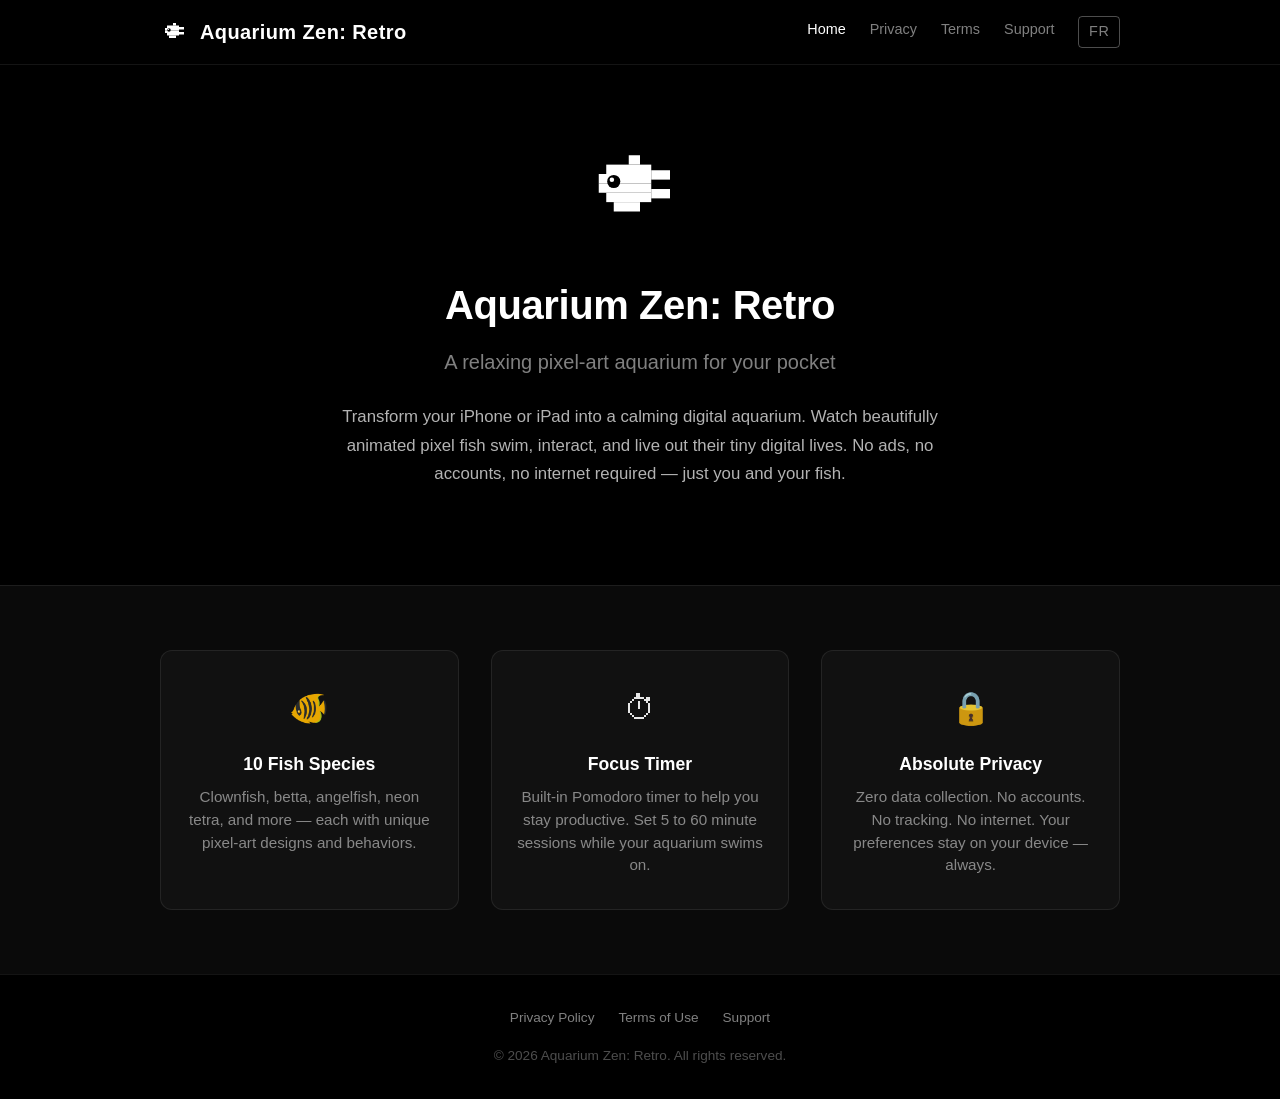
<file: index.html>
<!DOCTYPE html>
<html lang="en">
<head>
  <meta charset="UTF-8">
  <meta name="viewport" content="width=device-width, initial-scale=1.0">
  <title>Aquarium Zen: Retro — Relaxing Pixel Aquarium</title>
  <meta name="description" content="Transform your iPhone or iPad into a calming pixel-art aquarium. No ads, no tracking, no internet required — just you and your fish.">
  <link rel="stylesheet" href="css/style.css">
  <link rel="icon" href="assets/logo.svg" type="image/svg+xml">
</head>
<body>

  <header class="site-header">
    <nav class="nav-container">
      <a href="index.html" class="nav-logo">
        <img src="assets/logo.svg" alt="Aquarium Zen: Retro logo" width="32" height="32">
        Aquarium Zen: Retro
      </a>
      <button class="nav-toggle" aria-label="Toggle navigation" onclick="document.querySelector('.nav-links').classList.toggle('open')">
        <span></span><span></span><span></span>
      </button>
      <ul class="nav-links">
        <li><a href="index.html" class="active">Home</a></li>
        <li><a href="privacy.html">Privacy</a></li>
        <li><a href="terms.html">Terms</a></li>
        <li><a href="support.html">Support</a></li>
        <li><a href="fr/index.html" class="lang-toggle">FR</a></li>
      </ul>
    </nav>
  </header>

  <main>
    <section class="hero">
      <div class="hero-content">
        <div class="hero-mascot">
          <img src="assets/logo.svg" alt="Aquarium Zen: Retro" width="120" height="120">
        </div>
        <h1>Aquarium Zen: Retro</h1>
        <p class="tagline">A relaxing pixel-art aquarium for your pocket</p>
        <p>Transform your iPhone or iPad into a calming digital aquarium. Watch beautifully animated pixel fish swim, interact, and live out their tiny digital lives. No ads, no accounts, no internet required — just you and your fish.</p>
      </div>
    </section>

    <section class="features">
      <div class="features-grid">
        <div class="feature-card">
          <div class="feature-icon">&#128032;</div>
          <h3>10 Fish Species</h3>
          <p>Clownfish, betta, angelfish, neon tetra, and more — each with unique pixel-art designs and behaviors.</p>
        </div>
        <div class="feature-card">
          <div class="feature-icon">&#9201;</div>
          <h3>Focus Timer</h3>
          <p>Built-in Pomodoro timer to help you stay productive. Set 5 to 60 minute sessions while your aquarium swims on.</p>
        </div>
        <div class="feature-card">
          <div class="feature-icon">&#128274;</div>
          <h3>Absolute Privacy</h3>
          <p>Zero data collection. No accounts. No tracking. No internet. Your preferences stay on your device — always.</p>
        </div>
      </div>
    </section>
  </main>

  <footer class="site-footer">
    <ul class="footer-links">
      <li><a href="privacy.html">Privacy Policy</a></li>
      <li><a href="terms.html">Terms of Use</a></li>
      <li><a href="support.html">Support</a></li>
    </ul>
    <p>&copy; 2026 Aquarium Zen: Retro. All rights reserved.</p>
  </footer>

</body>
</html>
</file>
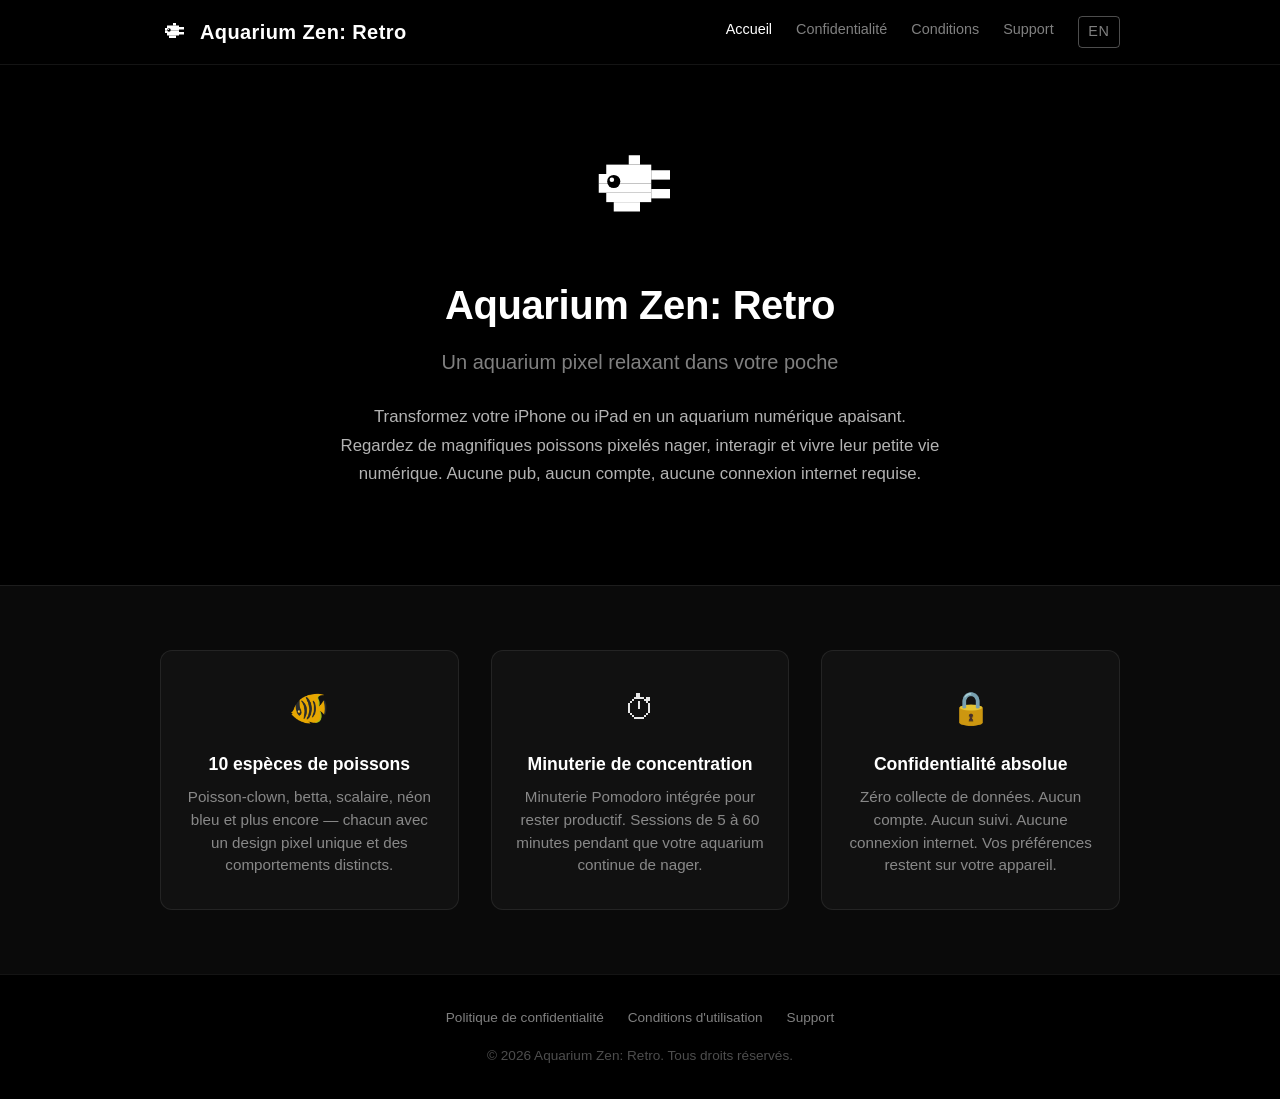
<file: fr/index.html>
<!DOCTYPE html>
<html lang="fr">
<head>
  <meta charset="UTF-8">
  <meta name="viewport" content="width=device-width, initial-scale=1.0">
  <title>Aquarium Zen: Retro — Aquarium pixel relaxant</title>
  <meta name="description" content="Transformez votre iPhone ou iPad en un aquarium pixel apaisant. Aucune pub, aucun suivi, aucune connexion internet requise.">
  <link rel="stylesheet" href="../css/style.css">
  <link rel="icon" href="../assets/logo.svg" type="image/svg+xml">
</head>
<body>

  <header class="site-header">
    <nav class="nav-container">
      <a href="index.html" class="nav-logo">
        <img src="../assets/logo.svg" alt="Logo Aquarium Zen: Retro" width="32" height="32">
        Aquarium Zen: Retro
      </a>
      <button class="nav-toggle" aria-label="Ouvrir le menu" onclick="document.querySelector('.nav-links').classList.toggle('open')">
        <span></span><span></span><span></span>
      </button>
      <ul class="nav-links">
        <li><a href="index.html" class="active">Accueil</a></li>
        <li><a href="privacy.html">Confidentialit&eacute;</a></li>
        <li><a href="terms.html">Conditions</a></li>
        <li><a href="support.html">Support</a></li>
        <li><a href="../index.html" class="lang-toggle">EN</a></li>
      </ul>
    </nav>
  </header>

  <main>
    <section class="hero">
      <div class="hero-content">
        <div class="hero-mascot">
          <img src="../assets/logo.svg" alt="Aquarium Zen: Retro" width="120" height="120">
        </div>
        <h1>Aquarium Zen: Retro</h1>
        <p class="tagline">Un aquarium pixel relaxant dans votre poche</p>
        <p>Transformez votre iPhone ou iPad en un aquarium num&eacute;rique apaisant. Regardez de magnifiques poissons pixel&eacute;s nager, interagir et vivre leur petite vie num&eacute;rique. Aucune pub, aucun compte, aucune connexion internet requise.</p>
      </div>
    </section>

    <section class="features">
      <div class="features-grid">
        <div class="feature-card">
          <div class="feature-icon">&#128032;</div>
          <h3>10 esp&egrave;ces de poissons</h3>
          <p>Poisson-clown, betta, scalaire, n&eacute;on bleu et plus encore — chacun avec un design pixel unique et des comportements distincts.</p>
        </div>
        <div class="feature-card">
          <div class="feature-icon">&#9201;</div>
          <h3>Minuterie de concentration</h3>
          <p>Minuterie Pomodoro int&eacute;gr&eacute;e pour rester productif. Sessions de 5 &agrave; 60 minutes pendant que votre aquarium continue de nager.</p>
        </div>
        <div class="feature-card">
          <div class="feature-icon">&#128274;</div>
          <h3>Confidentialit&eacute; absolue</h3>
          <p>Z&eacute;ro collecte de donn&eacute;es. Aucun compte. Aucun suivi. Aucune connexion internet. Vos pr&eacute;f&eacute;rences restent sur votre appareil.</p>
        </div>
      </div>
    </section>
  </main>

  <footer class="site-footer">
    <ul class="footer-links">
      <li><a href="privacy.html">Politique de confidentialit&eacute;</a></li>
      <li><a href="terms.html">Conditions d'utilisation</a></li>
      <li><a href="support.html">Support</a></li>
    </ul>
    <p>&copy; 2026 Aquarium Zen: Retro. Tous droits r&eacute;serv&eacute;s.</p>
  </footer>

</body>
</html>
</file>
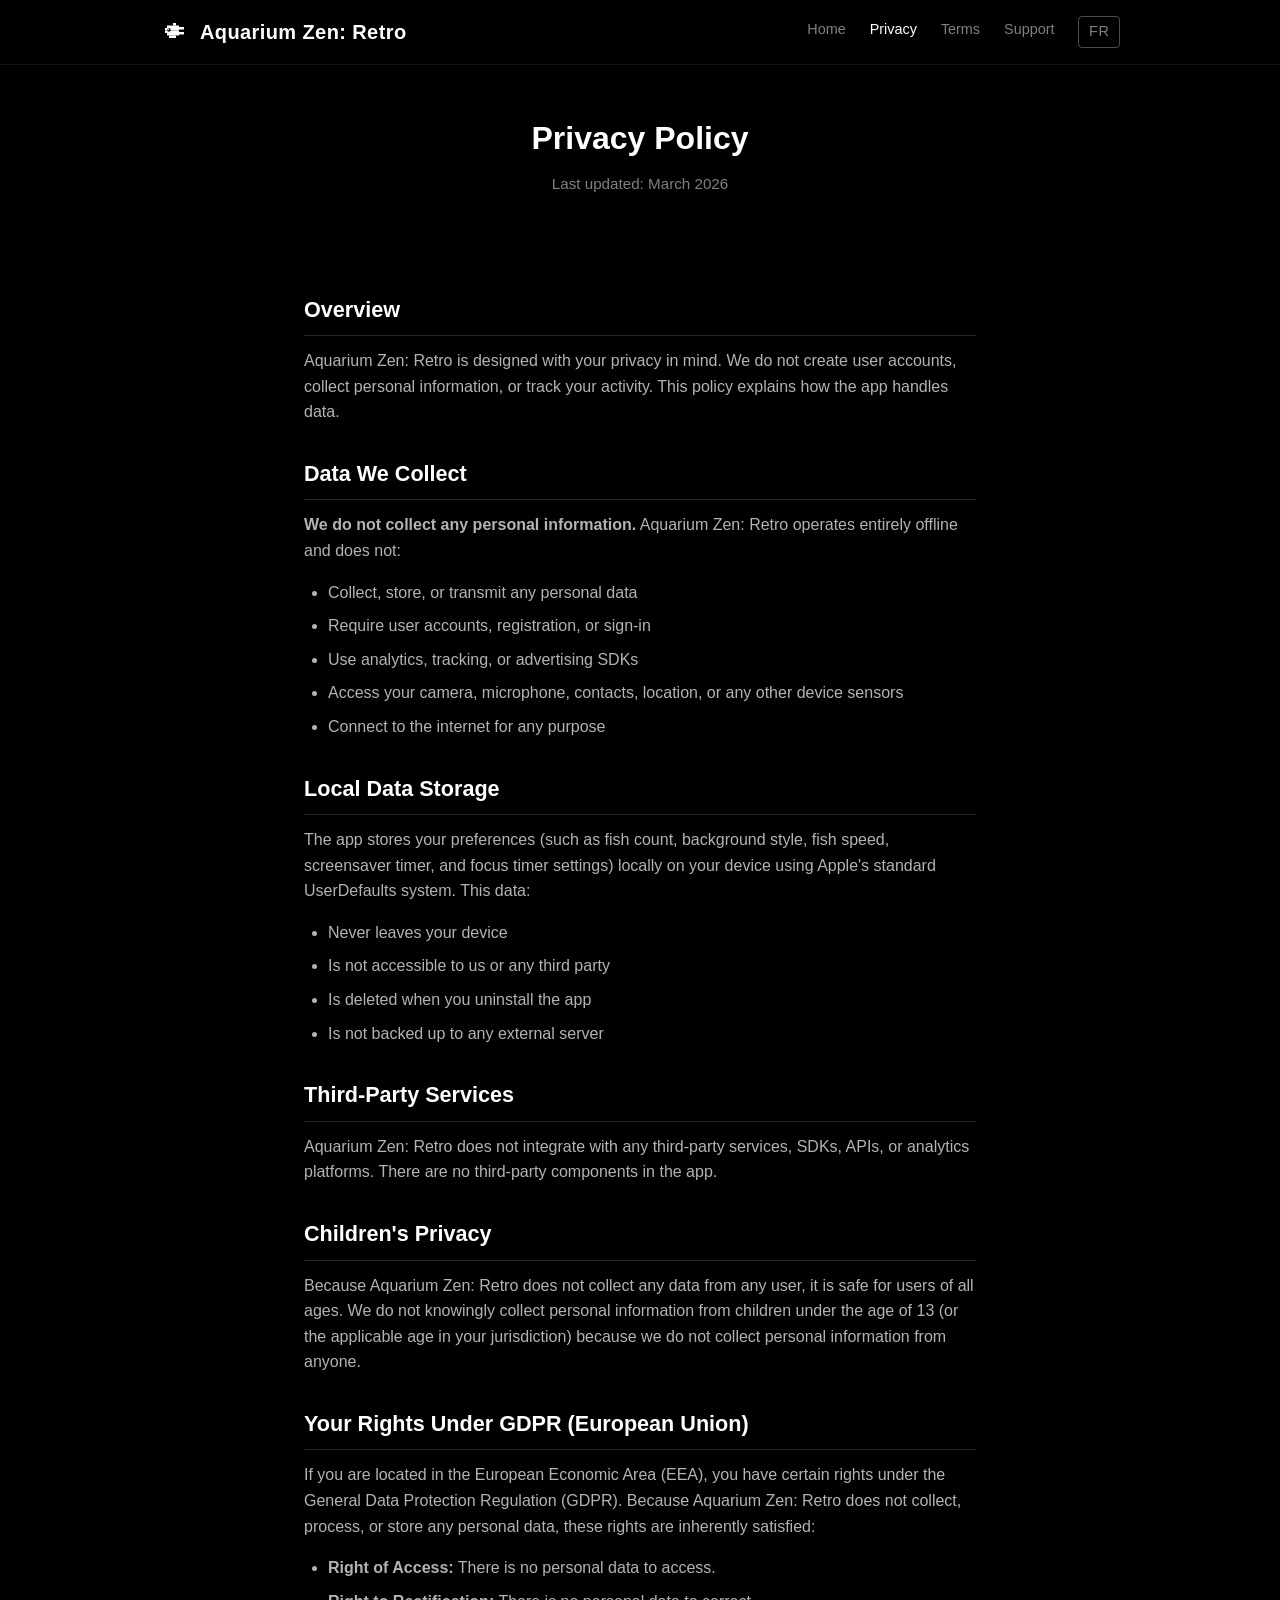
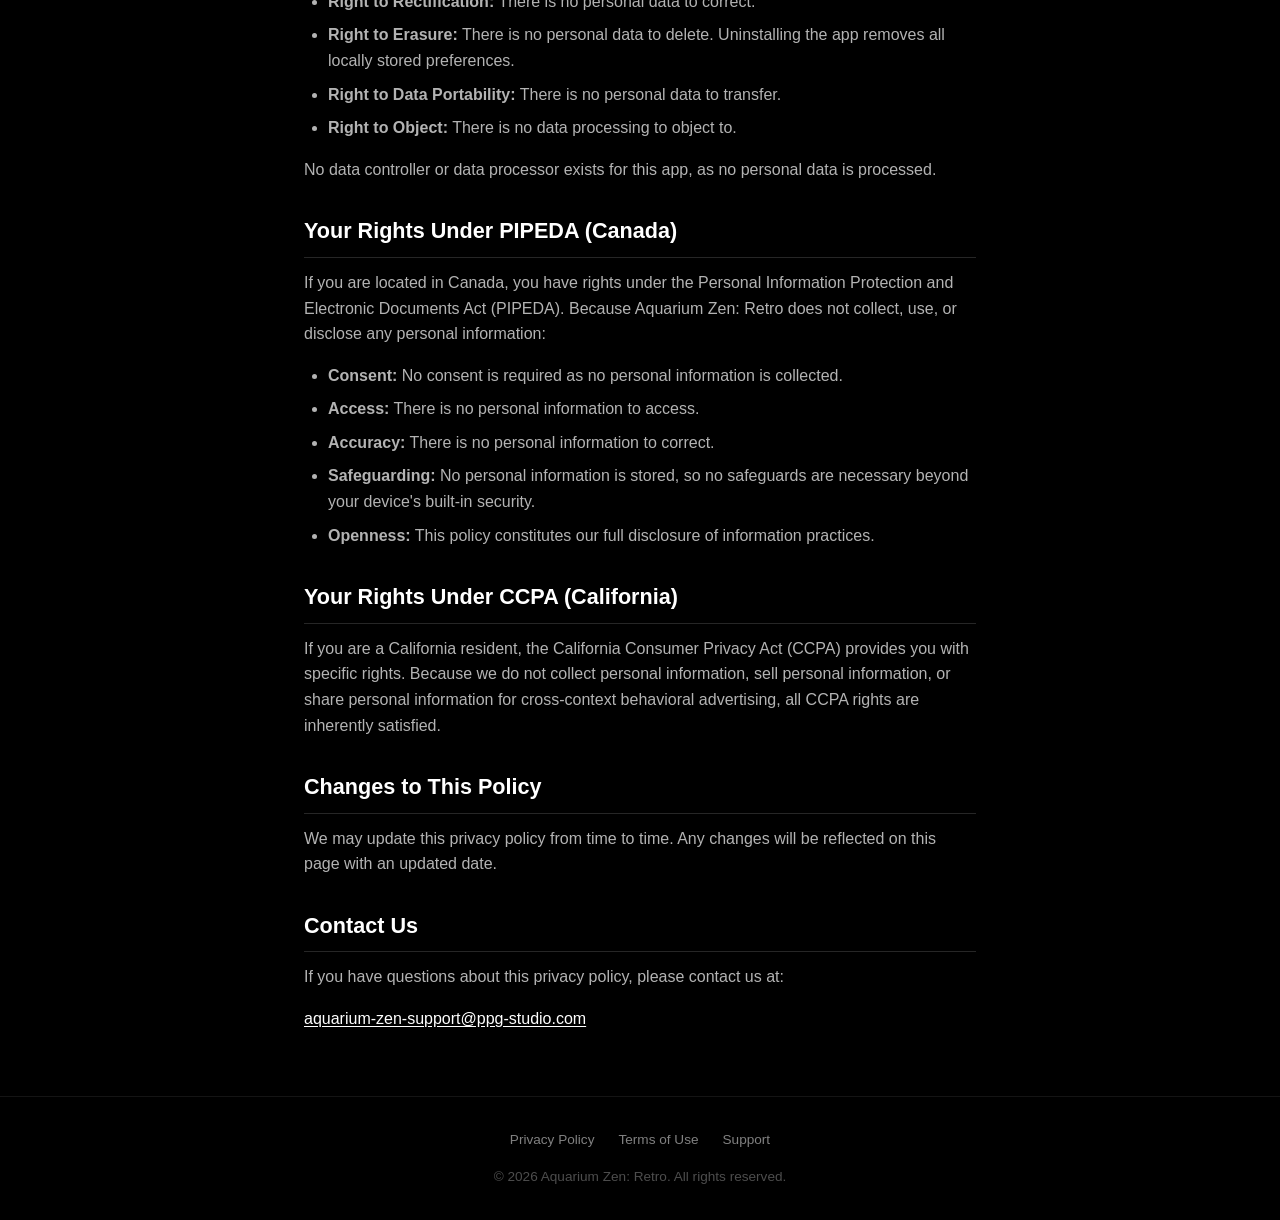
<file: privacy.html>
<!DOCTYPE html>
<html lang="en">
<head>
  <meta charset="UTF-8">
  <meta name="viewport" content="width=device-width, initial-scale=1.0">
  <title>Privacy Policy — Aquarium Zen: Retro</title>
  <meta name="description" content="Aquarium Zen: Retro's privacy policy. Learn how we handle your data — spoiler: we don't collect any.">
  <link rel="stylesheet" href="css/style.css">
  <link rel="icon" href="assets/logo.svg" type="image/svg+xml">
</head>
<body>

  <header class="site-header">
    <nav class="nav-container">
      <a href="index.html" class="nav-logo">
        <img src="assets/logo.svg" alt="Aquarium Zen: Retro logo" width="32" height="32">
        Aquarium Zen: Retro
      </a>
      <button class="nav-toggle" aria-label="Toggle navigation" onclick="document.querySelector('.nav-links').classList.toggle('open')">
        <span></span><span></span><span></span>
      </button>
      <ul class="nav-links">
        <li><a href="index.html">Home</a></li>
        <li><a href="privacy.html" class="active">Privacy</a></li>
        <li><a href="terms.html">Terms</a></li>
        <li><a href="support.html">Support</a></li>
        <li><a href="fr/privacy.html" class="lang-toggle">FR</a></li>
      </ul>
    </nav>
  </header>

  <div class="page-header">
    <h1>Privacy Policy</h1>
    <p>Last updated: March 2026</p>
  </div>

  <main class="content">
    <h2>Overview</h2>
    <p>Aquarium Zen: Retro is designed with your privacy in mind. We do not create user accounts, collect personal information, or track your activity. This policy explains how the app handles data.</p>

    <h2>Data We Collect</h2>
    <p><strong>We do not collect any personal information.</strong> Aquarium Zen: Retro operates entirely offline and does not:</p>
    <ul>
      <li>Collect, store, or transmit any personal data</li>
      <li>Require user accounts, registration, or sign-in</li>
      <li>Use analytics, tracking, or advertising SDKs</li>
      <li>Access your camera, microphone, contacts, location, or any other device sensors</li>
      <li>Connect to the internet for any purpose</li>
    </ul>

    <h2>Local Data Storage</h2>
    <p>The app stores your preferences (such as fish count, background style, fish speed, screensaver timer, and focus timer settings) locally on your device using Apple's standard UserDefaults system. This data:</p>
    <ul>
      <li>Never leaves your device</li>
      <li>Is not accessible to us or any third party</li>
      <li>Is deleted when you uninstall the app</li>
      <li>Is not backed up to any external server</li>
    </ul>

    <h2>Third-Party Services</h2>
    <p>Aquarium Zen: Retro does not integrate with any third-party services, SDKs, APIs, or analytics platforms. There are no third-party components in the app.</p>

    <h2>Children's Privacy</h2>
    <p>Because Aquarium Zen: Retro does not collect any data from any user, it is safe for users of all ages. We do not knowingly collect personal information from children under the age of 13 (or the applicable age in your jurisdiction) because we do not collect personal information from anyone.</p>

    <h2>Your Rights Under GDPR (European Union)</h2>
    <p>If you are located in the European Economic Area (EEA), you have certain rights under the General Data Protection Regulation (GDPR). Because Aquarium Zen: Retro does not collect, process, or store any personal data, these rights are inherently satisfied:</p>
    <ul>
      <li><strong>Right of Access:</strong> There is no personal data to access.</li>
      <li><strong>Right to Rectification:</strong> There is no personal data to correct.</li>
      <li><strong>Right to Erasure:</strong> There is no personal data to delete. Uninstalling the app removes all locally stored preferences.</li>
      <li><strong>Right to Data Portability:</strong> There is no personal data to transfer.</li>
      <li><strong>Right to Object:</strong> There is no data processing to object to.</li>
    </ul>
    <p>No data controller or data processor exists for this app, as no personal data is processed.</p>

    <h2>Your Rights Under PIPEDA (Canada)</h2>
    <p>If you are located in Canada, you have rights under the Personal Information Protection and Electronic Documents Act (PIPEDA). Because Aquarium Zen: Retro does not collect, use, or disclose any personal information:</p>
    <ul>
      <li><strong>Consent:</strong> No consent is required as no personal information is collected.</li>
      <li><strong>Access:</strong> There is no personal information to access.</li>
      <li><strong>Accuracy:</strong> There is no personal information to correct.</li>
      <li><strong>Safeguarding:</strong> No personal information is stored, so no safeguards are necessary beyond your device's built-in security.</li>
      <li><strong>Openness:</strong> This policy constitutes our full disclosure of information practices.</li>
    </ul>

    <h2>Your Rights Under CCPA (California)</h2>
    <p>If you are a California resident, the California Consumer Privacy Act (CCPA) provides you with specific rights. Because we do not collect personal information, sell personal information, or share personal information for cross-context behavioral advertising, all CCPA rights are inherently satisfied.</p>

    <h2>Changes to This Policy</h2>
    <p>We may update this privacy policy from time to time. Any changes will be reflected on this page with an updated date.</p>

    <h2>Contact Us</h2>
    <p>If you have questions about this privacy policy, please contact us at:</p>
    <p><a href="mailto:aquarium-zen-support@ppg-studio.com">aquarium-zen-support@ppg-studio.com</a></p>
  </main>

  <footer class="site-footer">
    <ul class="footer-links">
      <li><a href="privacy.html">Privacy Policy</a></li>
      <li><a href="terms.html">Terms of Use</a></li>
      <li><a href="support.html">Support</a></li>
    </ul>
    <p>&copy; 2026 Aquarium Zen: Retro. All rights reserved.</p>
  </footer>

</body>
</html>
</file>
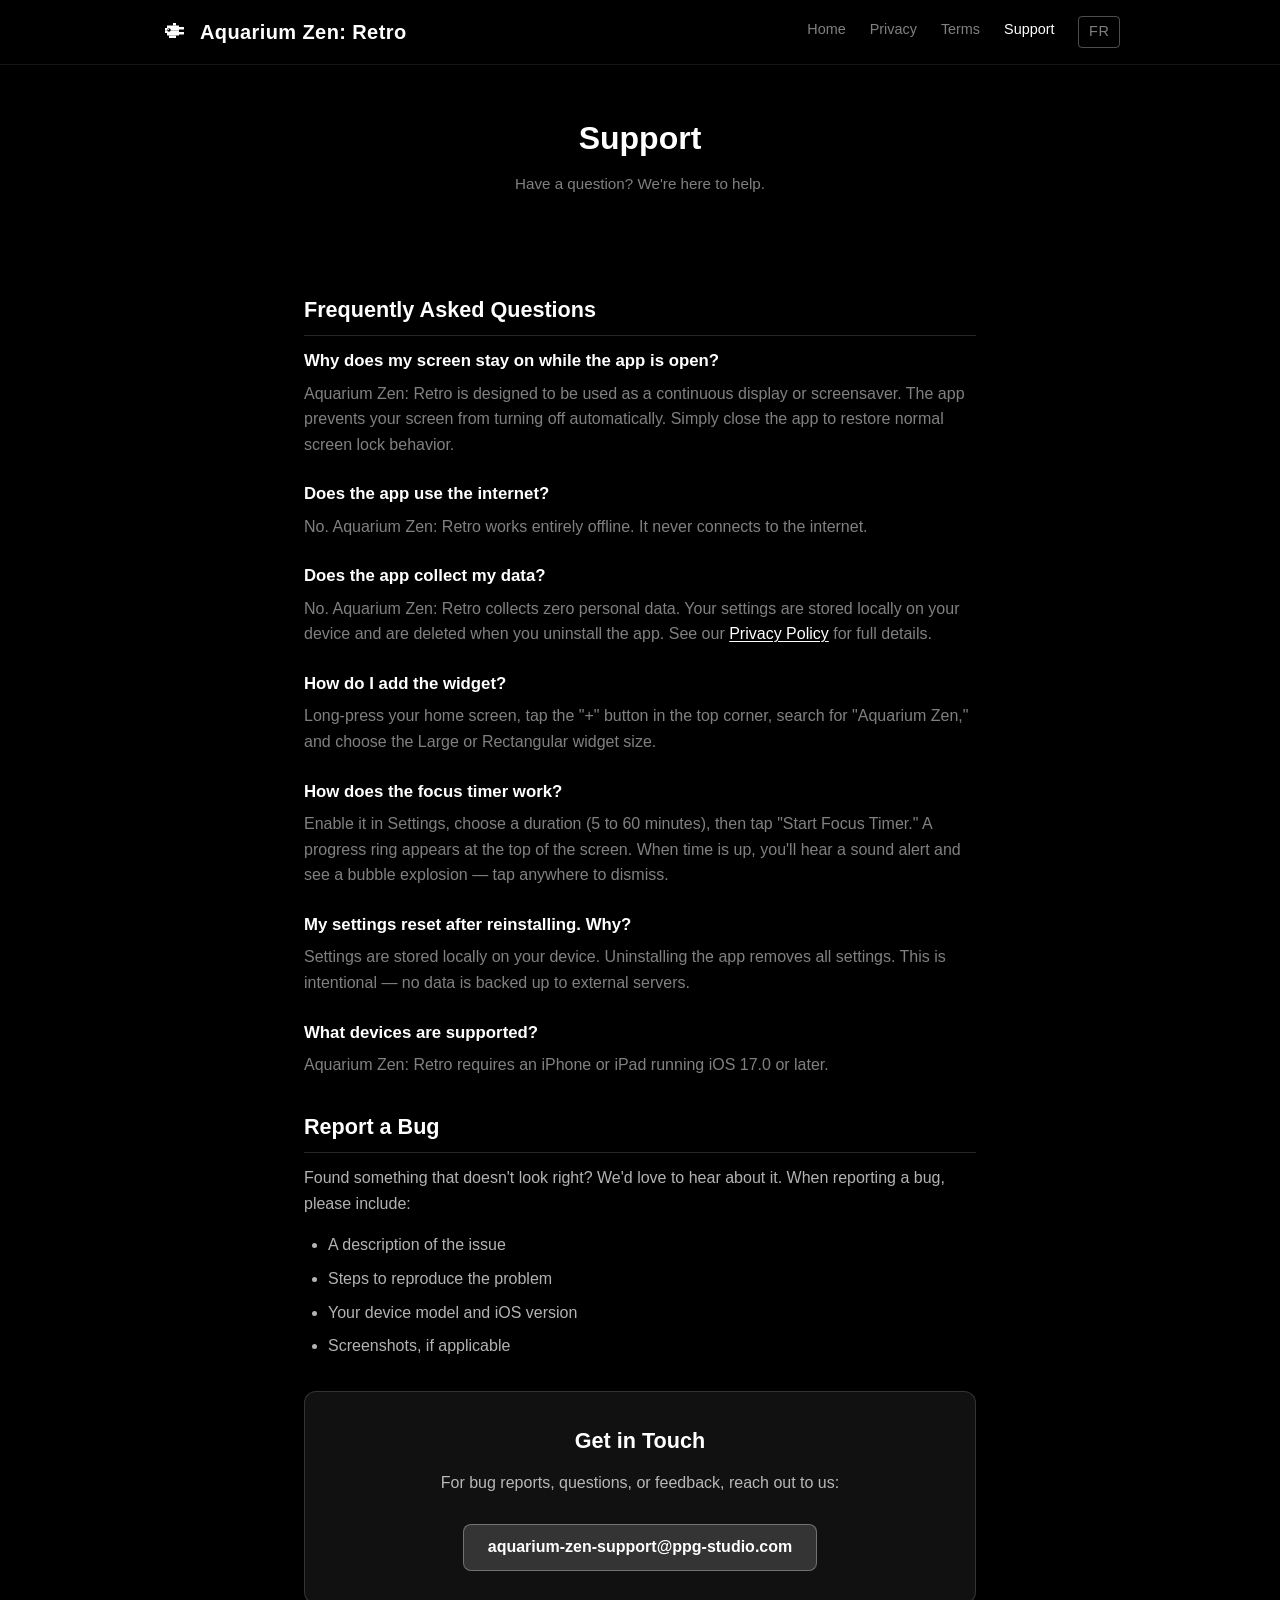
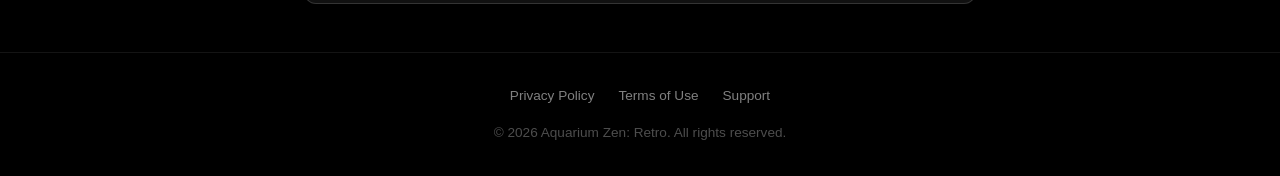
<file: support.html>
<!DOCTYPE html>
<html lang="en">
<head>
  <meta charset="UTF-8">
  <meta name="viewport" content="width=device-width, initial-scale=1.0">
  <title>Support — Aquarium Zen: Retro</title>
  <meta name="description" content="Get help with Aquarium Zen: Retro. Find answers to common questions and learn how to contact us.">
  <link rel="stylesheet" href="css/style.css">
  <link rel="icon" href="assets/logo.svg" type="image/svg+xml">
</head>
<body>

  <header class="site-header">
    <nav class="nav-container">
      <a href="index.html" class="nav-logo">
        <img src="assets/logo.svg" alt="Aquarium Zen: Retro logo" width="32" height="32">
        Aquarium Zen: Retro
      </a>
      <button class="nav-toggle" aria-label="Toggle navigation" onclick="document.querySelector('.nav-links').classList.toggle('open')">
        <span></span><span></span><span></span>
      </button>
      <ul class="nav-links">
        <li><a href="index.html">Home</a></li>
        <li><a href="privacy.html">Privacy</a></li>
        <li><a href="terms.html">Terms</a></li>
        <li><a href="support.html" class="active">Support</a></li>
        <li><a href="fr/support.html" class="lang-toggle">FR</a></li>
      </ul>
    </nav>
  </header>

  <div class="page-header">
    <h1>Support</h1>
    <p>Have a question? We're here to help.</p>
  </div>

  <main class="content">
    <h2>Frequently Asked Questions</h2>

    <div class="faq-item">
      <h3>Why does my screen stay on while the app is open?</h3>
      <p>Aquarium Zen: Retro is designed to be used as a continuous display or screensaver. The app prevents your screen from turning off automatically. Simply close the app to restore normal screen lock behavior.</p>
    </div>

    <div class="faq-item">
      <h3>Does the app use the internet?</h3>
      <p>No. Aquarium Zen: Retro works entirely offline. It never connects to the internet.</p>
    </div>

    <div class="faq-item">
      <h3>Does the app collect my data?</h3>
      <p>No. Aquarium Zen: Retro collects zero personal data. Your settings are stored locally on your device and are deleted when you uninstall the app. See our <a href="privacy.html">Privacy Policy</a> for full details.</p>
    </div>

    <div class="faq-item">
      <h3>How do I add the widget?</h3>
      <p>Long-press your home screen, tap the "+" button in the top corner, search for "Aquarium Zen," and choose the Large or Rectangular widget size.</p>
    </div>

    <div class="faq-item">
      <h3>How does the focus timer work?</h3>
      <p>Enable it in Settings, choose a duration (5 to 60 minutes), then tap "Start Focus Timer." A progress ring appears at the top of the screen. When time is up, you'll hear a sound alert and see a bubble explosion — tap anywhere to dismiss.</p>
    </div>

    <div class="faq-item">
      <h3>My settings reset after reinstalling. Why?</h3>
      <p>Settings are stored locally on your device. Uninstalling the app removes all settings. This is intentional — no data is backed up to external servers.</p>
    </div>

    <div class="faq-item">
      <h3>What devices are supported?</h3>
      <p>Aquarium Zen: Retro requires an iPhone or iPad running iOS 17.0 or later.</p>
    </div>

    <h2>Report a Bug</h2>
    <p>Found something that doesn't look right? We'd love to hear about it. When reporting a bug, please include:</p>
    <ul>
      <li>A description of the issue</li>
      <li>Steps to reproduce the problem</li>
      <li>Your device model and iOS version</li>
      <li>Screenshots, if applicable</li>
    </ul>

    <div class="contact-card">
      <h2>Get in Touch</h2>
      <p>For bug reports, questions, or feedback, reach out to us:</p>
      <a href="mailto:aquarium-zen-support@ppg-studio.com" class="email-link">aquarium-zen-support@ppg-studio.com</a>
    </div>
  </main>

  <footer class="site-footer">
    <ul class="footer-links">
      <li><a href="privacy.html">Privacy Policy</a></li>
      <li><a href="terms.html">Terms of Use</a></li>
      <li><a href="support.html">Support</a></li>
    </ul>
    <p>&copy; 2026 Aquarium Zen: Retro. All rights reserved.</p>
  </footer>

</body>
</html>
</file>
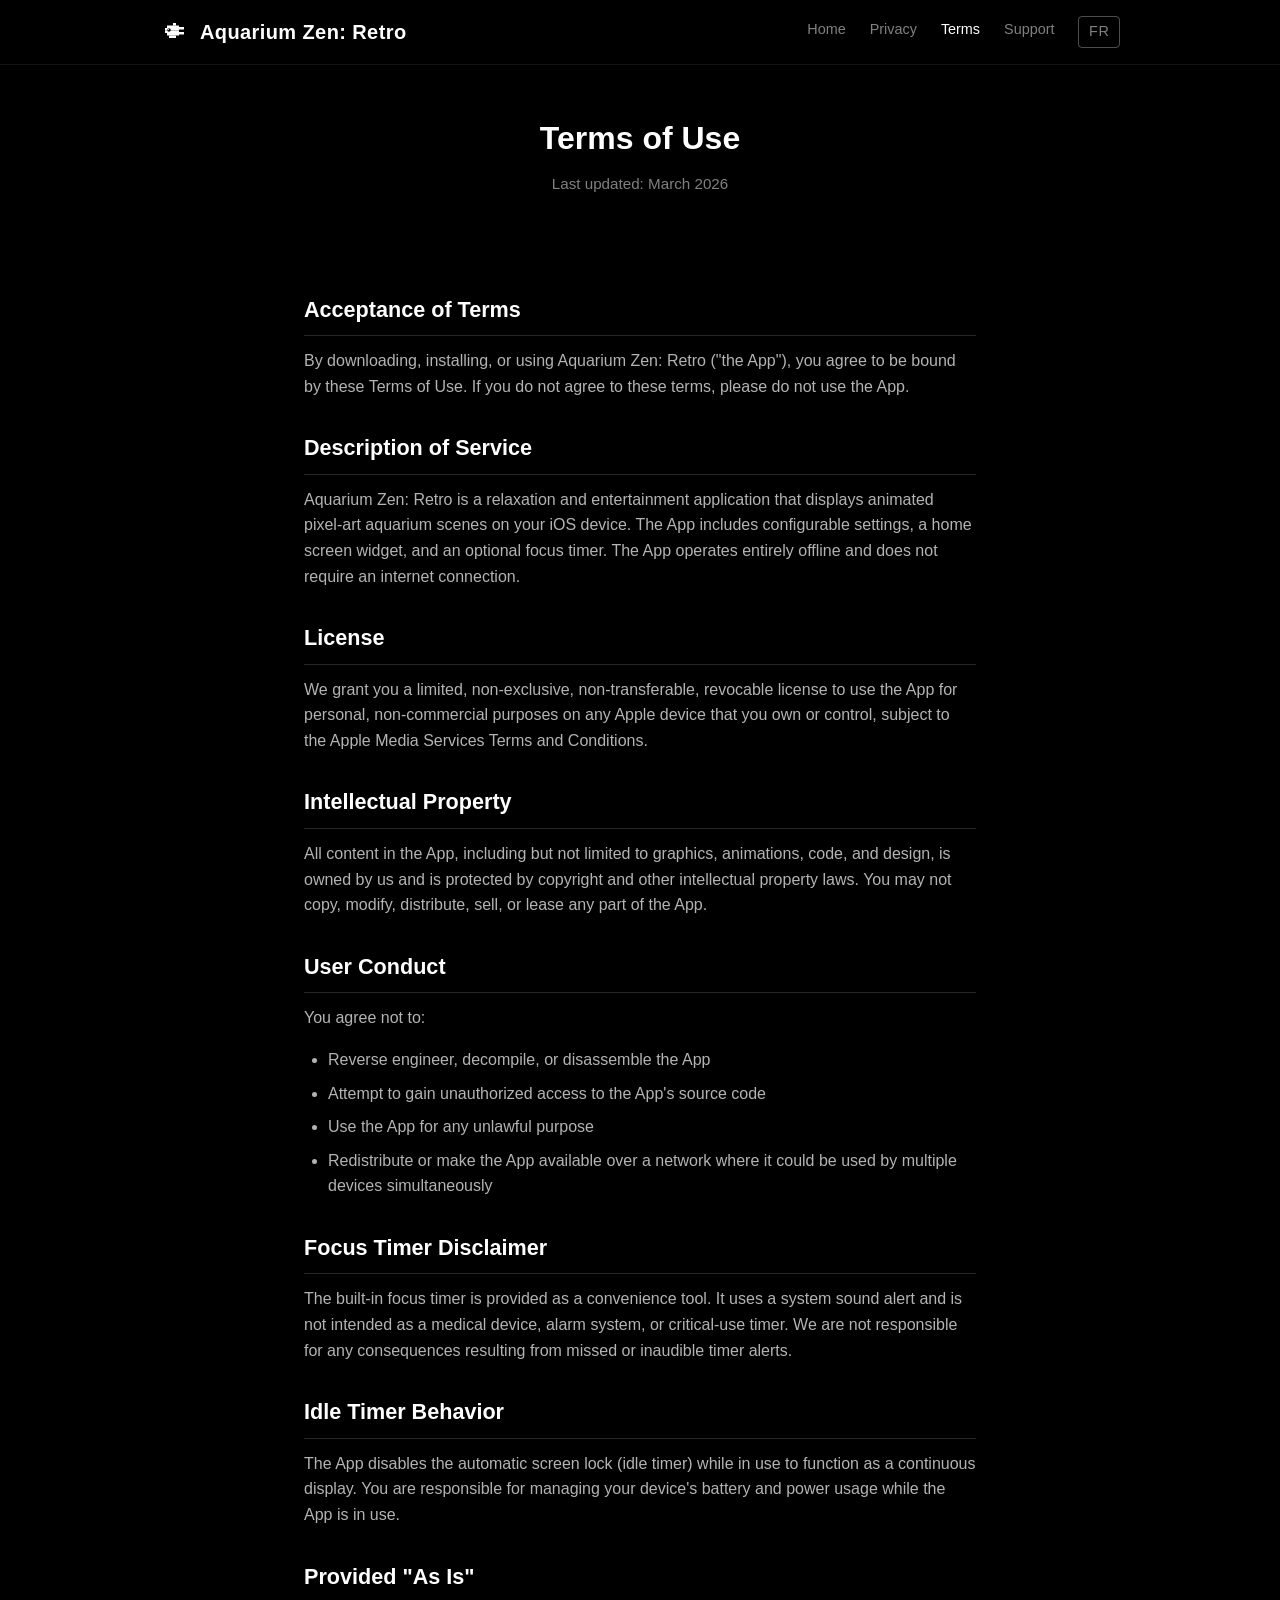
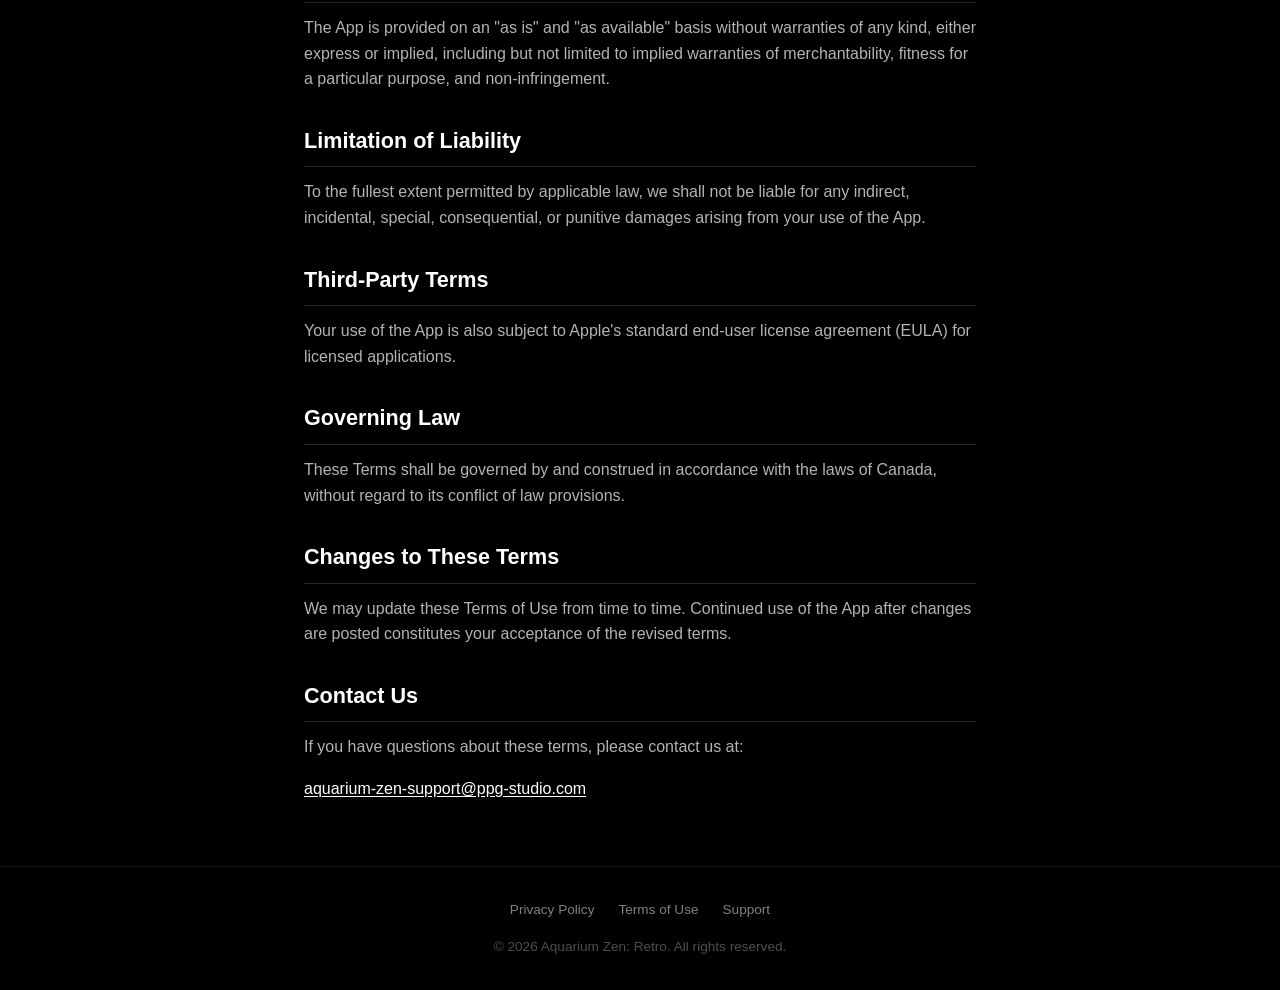
<file: terms.html>
<!DOCTYPE html>
<html lang="en">
<head>
  <meta charset="UTF-8">
  <meta name="viewport" content="width=device-width, initial-scale=1.0">
  <title>Terms of Use — Aquarium Zen: Retro</title>
  <meta name="description" content="Terms of use for the Aquarium Zen: Retro app.">
  <link rel="stylesheet" href="css/style.css">
  <link rel="icon" href="assets/logo.svg" type="image/svg+xml">
</head>
<body>

  <header class="site-header">
    <nav class="nav-container">
      <a href="index.html" class="nav-logo">
        <img src="assets/logo.svg" alt="Aquarium Zen: Retro logo" width="32" height="32">
        Aquarium Zen: Retro
      </a>
      <button class="nav-toggle" aria-label="Toggle navigation" onclick="document.querySelector('.nav-links').classList.toggle('open')">
        <span></span><span></span><span></span>
      </button>
      <ul class="nav-links">
        <li><a href="index.html">Home</a></li>
        <li><a href="privacy.html">Privacy</a></li>
        <li><a href="terms.html" class="active">Terms</a></li>
        <li><a href="support.html">Support</a></li>
        <li><a href="fr/terms.html" class="lang-toggle">FR</a></li>
      </ul>
    </nav>
  </header>

  <div class="page-header">
    <h1>Terms of Use</h1>
    <p>Last updated: March 2026</p>
  </div>

  <main class="content">
    <h2>Acceptance of Terms</h2>
    <p>By downloading, installing, or using Aquarium Zen: Retro ("the App"), you agree to be bound by these Terms of Use. If you do not agree to these terms, please do not use the App.</p>

    <h2>Description of Service</h2>
    <p>Aquarium Zen: Retro is a relaxation and entertainment application that displays animated pixel-art aquarium scenes on your iOS device. The App includes configurable settings, a home screen widget, and an optional focus timer. The App operates entirely offline and does not require an internet connection.</p>

    <h2>License</h2>
    <p>We grant you a limited, non-exclusive, non-transferable, revocable license to use the App for personal, non-commercial purposes on any Apple device that you own or control, subject to the Apple Media Services Terms and Conditions.</p>

    <h2>Intellectual Property</h2>
    <p>All content in the App, including but not limited to graphics, animations, code, and design, is owned by us and is protected by copyright and other intellectual property laws. You may not copy, modify, distribute, sell, or lease any part of the App.</p>

    <h2>User Conduct</h2>
    <p>You agree not to:</p>
    <ul>
      <li>Reverse engineer, decompile, or disassemble the App</li>
      <li>Attempt to gain unauthorized access to the App's source code</li>
      <li>Use the App for any unlawful purpose</li>
      <li>Redistribute or make the App available over a network where it could be used by multiple devices simultaneously</li>
    </ul>

    <h2>Focus Timer Disclaimer</h2>
    <p>The built-in focus timer is provided as a convenience tool. It uses a system sound alert and is not intended as a medical device, alarm system, or critical-use timer. We are not responsible for any consequences resulting from missed or inaudible timer alerts.</p>

    <h2>Idle Timer Behavior</h2>
    <p>The App disables the automatic screen lock (idle timer) while in use to function as a continuous display. You are responsible for managing your device's battery and power usage while the App is in use.</p>

    <h2>Provided "As Is"</h2>
    <p>The App is provided on an "as is" and "as available" basis without warranties of any kind, either express or implied, including but not limited to implied warranties of merchantability, fitness for a particular purpose, and non-infringement.</p>

    <h2>Limitation of Liability</h2>
    <p>To the fullest extent permitted by applicable law, we shall not be liable for any indirect, incidental, special, consequential, or punitive damages arising from your use of the App.</p>

    <h2>Third-Party Terms</h2>
    <p>Your use of the App is also subject to Apple's standard end-user license agreement (EULA) for licensed applications.</p>

    <h2>Governing Law</h2>
    <p>These Terms shall be governed by and construed in accordance with the laws of Canada, without regard to its conflict of law provisions.</p>

    <h2>Changes to These Terms</h2>
    <p>We may update these Terms of Use from time to time. Continued use of the App after changes are posted constitutes your acceptance of the revised terms.</p>

    <h2>Contact Us</h2>
    <p>If you have questions about these terms, please contact us at:</p>
    <p><a href="mailto:aquarium-zen-support@ppg-studio.com">aquarium-zen-support@ppg-studio.com</a></p>
  </main>

  <footer class="site-footer">
    <ul class="footer-links">
      <li><a href="privacy.html">Privacy Policy</a></li>
      <li><a href="terms.html">Terms of Use</a></li>
      <li><a href="support.html">Support</a></li>
    </ul>
    <p>&copy; 2026 Aquarium Zen: Retro. All rights reserved.</p>
  </footer>

</body>
</html>
</file>
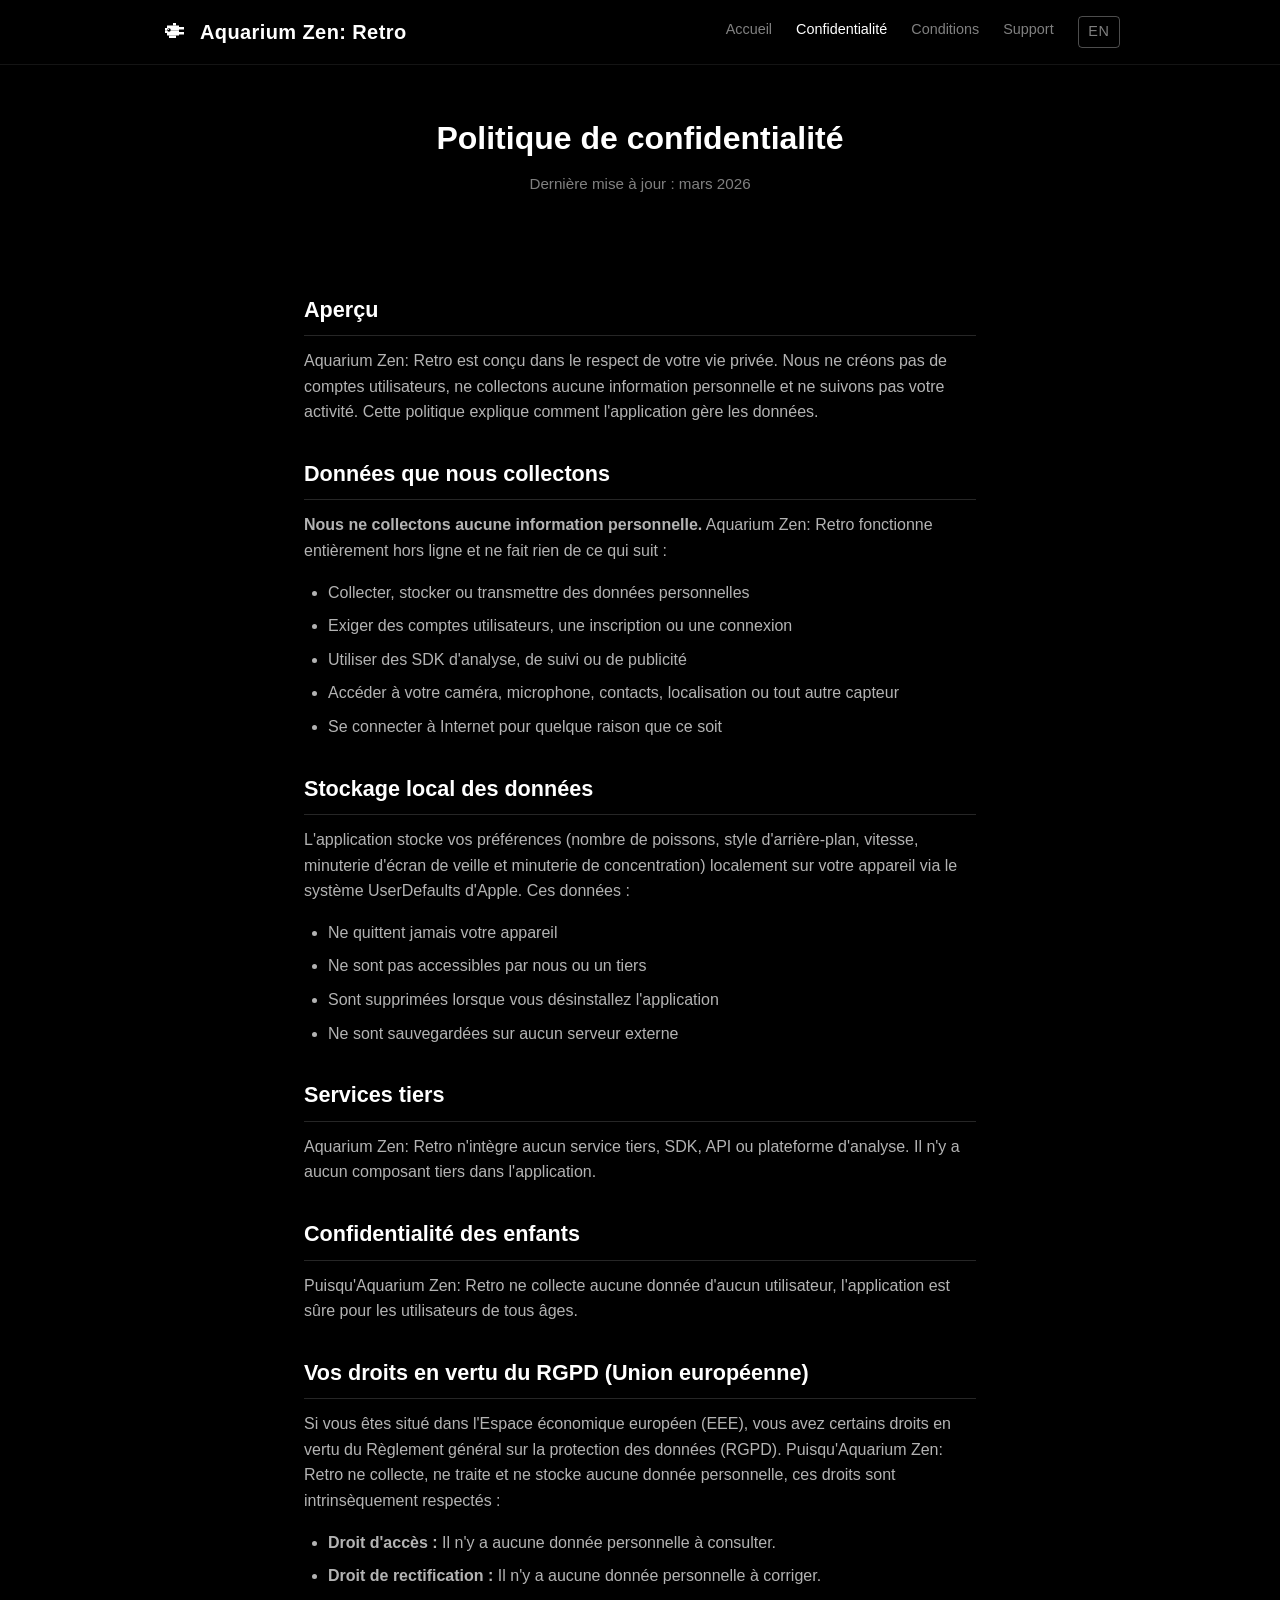
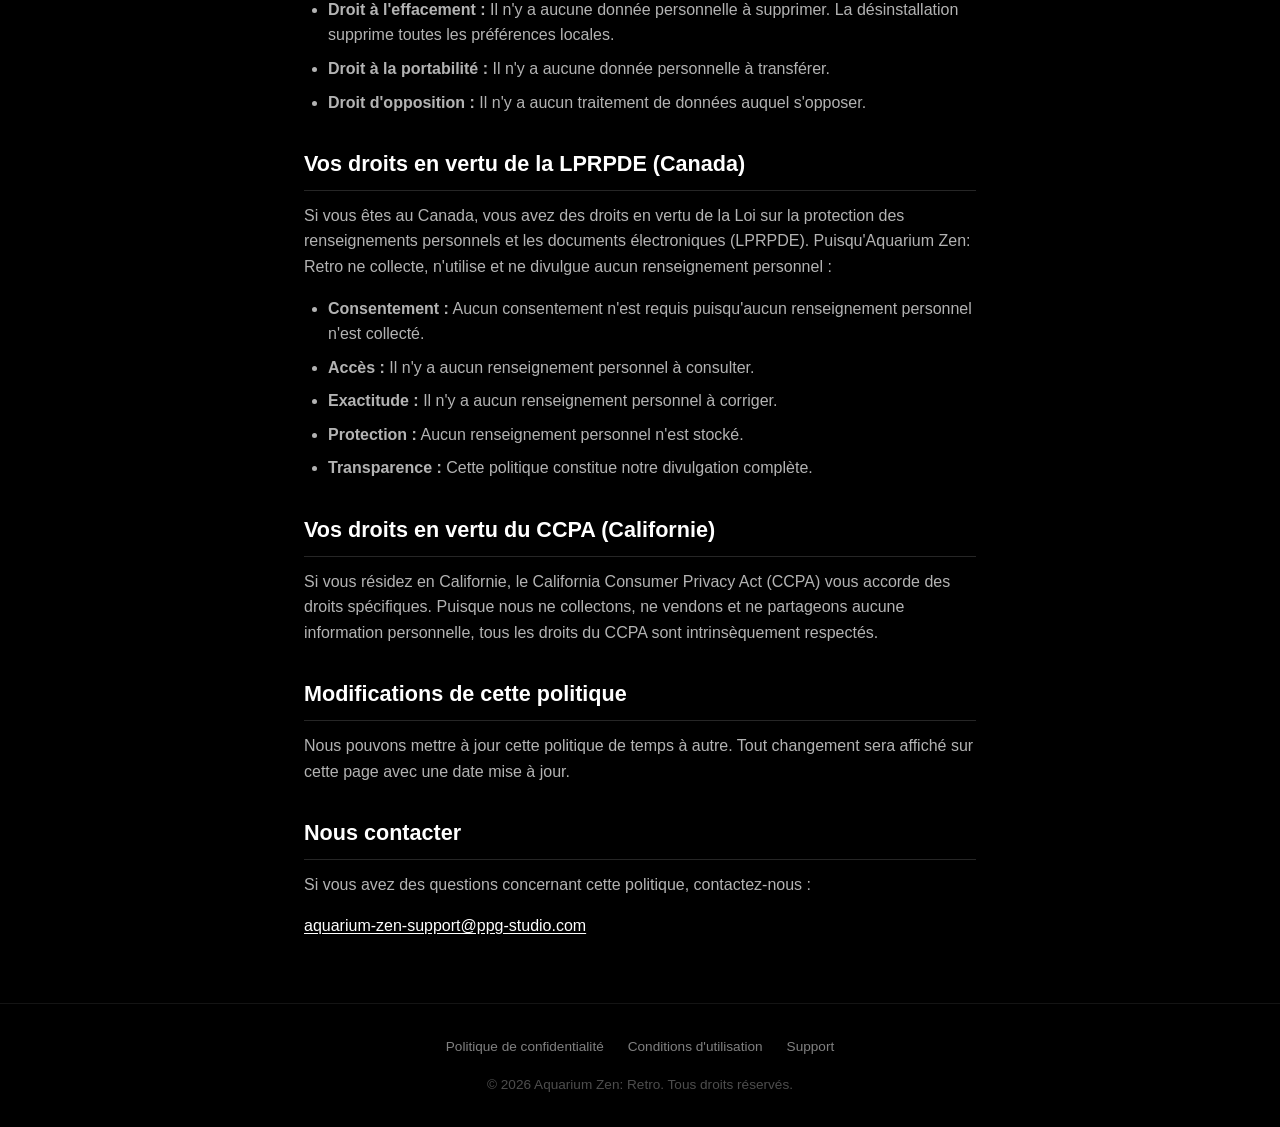
<file: fr/privacy.html>
<!DOCTYPE html>
<html lang="fr">
<head>
  <meta charset="UTF-8">
  <meta name="viewport" content="width=device-width, initial-scale=1.0">
  <title>Politique de confidentialit&eacute; — Aquarium Zen: Retro</title>
  <meta name="description" content="Politique de confidentialit&eacute; d'Aquarium Zen: Retro. D&eacute;couvrez comment nous g&eacute;rons vos donn&eacute;es — nous n'en collectons aucune.">
  <link rel="stylesheet" href="../css/style.css">
  <link rel="icon" href="../assets/logo.svg" type="image/svg+xml">
</head>
<body>

  <header class="site-header">
    <nav class="nav-container">
      <a href="index.html" class="nav-logo">
        <img src="../assets/logo.svg" alt="Logo Aquarium Zen: Retro" width="32" height="32">
        Aquarium Zen: Retro
      </a>
      <button class="nav-toggle" aria-label="Ouvrir le menu" onclick="document.querySelector('.nav-links').classList.toggle('open')">
        <span></span><span></span><span></span>
      </button>
      <ul class="nav-links">
        <li><a href="index.html">Accueil</a></li>
        <li><a href="privacy.html" class="active">Confidentialit&eacute;</a></li>
        <li><a href="terms.html">Conditions</a></li>
        <li><a href="support.html">Support</a></li>
        <li><a href="../privacy.html" class="lang-toggle">EN</a></li>
      </ul>
    </nav>
  </header>

  <div class="page-header">
    <h1>Politique de confidentialit&eacute;</h1>
    <p>Derni&egrave;re mise &agrave; jour : mars 2026</p>
  </div>

  <main class="content">
    <h2>Aper&ccedil;u</h2>
    <p>Aquarium Zen: Retro est con&ccedil;u dans le respect de votre vie priv&eacute;e. Nous ne cr&eacute;ons pas de comptes utilisateurs, ne collectons aucune information personnelle et ne suivons pas votre activit&eacute;. Cette politique explique comment l'application g&egrave;re les donn&eacute;es.</p>

    <h2>Donn&eacute;es que nous collectons</h2>
    <p><strong>Nous ne collectons aucune information personnelle.</strong> Aquarium Zen: Retro fonctionne enti&egrave;rement hors ligne et ne fait rien de ce qui suit :</p>
    <ul>
      <li>Collecter, stocker ou transmettre des donn&eacute;es personnelles</li>
      <li>Exiger des comptes utilisateurs, une inscription ou une connexion</li>
      <li>Utiliser des SDK d'analyse, de suivi ou de publicit&eacute;</li>
      <li>Acc&eacute;der &agrave; votre cam&eacute;ra, microphone, contacts, localisation ou tout autre capteur</li>
      <li>Se connecter &agrave; Internet pour quelque raison que ce soit</li>
    </ul>

    <h2>Stockage local des donn&eacute;es</h2>
    <p>L'application stocke vos pr&eacute;f&eacute;rences (nombre de poissons, style d'arri&egrave;re-plan, vitesse, minuterie d'&eacute;cran de veille et minuterie de concentration) localement sur votre appareil via le syst&egrave;me UserDefaults d'Apple. Ces donn&eacute;es :</p>
    <ul>
      <li>Ne quittent jamais votre appareil</li>
      <li>Ne sont pas accessibles par nous ou un tiers</li>
      <li>Sont supprim&eacute;es lorsque vous d&eacute;sinstallez l'application</li>
      <li>Ne sont sauvegard&eacute;es sur aucun serveur externe</li>
    </ul>

    <h2>Services tiers</h2>
    <p>Aquarium Zen: Retro n'int&egrave;gre aucun service tiers, SDK, API ou plateforme d'analyse. Il n'y a aucun composant tiers dans l'application.</p>

    <h2>Confidentialit&eacute; des enfants</h2>
    <p>Puisqu'Aquarium Zen: Retro ne collecte aucune donn&eacute;e d'aucun utilisateur, l'application est s&ucirc;re pour les utilisateurs de tous &acirc;ges.</p>

    <h2>Vos droits en vertu du RGPD (Union europ&eacute;enne)</h2>
    <p>Si vous &ecirc;tes situ&eacute; dans l'Espace &eacute;conomique europ&eacute;en (EEE), vous avez certains droits en vertu du R&egrave;glement g&eacute;n&eacute;ral sur la protection des donn&eacute;es (RGPD). Puisqu'Aquarium Zen: Retro ne collecte, ne traite et ne stocke aucune donn&eacute;e personnelle, ces droits sont intrins&egrave;quement respect&eacute;s :</p>
    <ul>
      <li><strong>Droit d'acc&egrave;s :</strong> Il n'y a aucune donn&eacute;e personnelle &agrave; consulter.</li>
      <li><strong>Droit de rectification :</strong> Il n'y a aucune donn&eacute;e personnelle &agrave; corriger.</li>
      <li><strong>Droit &agrave; l'effacement :</strong> Il n'y a aucune donn&eacute;e personnelle &agrave; supprimer. La d&eacute;sinstallation supprime toutes les pr&eacute;f&eacute;rences locales.</li>
      <li><strong>Droit &agrave; la portabilit&eacute; :</strong> Il n'y a aucune donn&eacute;e personnelle &agrave; transf&eacute;rer.</li>
      <li><strong>Droit d'opposition :</strong> Il n'y a aucun traitement de donn&eacute;es auquel s'opposer.</li>
    </ul>

    <h2>Vos droits en vertu de la LPRPDE (Canada)</h2>
    <p>Si vous &ecirc;tes au Canada, vous avez des droits en vertu de la Loi sur la protection des renseignements personnels et les documents &eacute;lectroniques (LPRPDE). Puisqu'Aquarium Zen: Retro ne collecte, n'utilise et ne divulgue aucun renseignement personnel :</p>
    <ul>
      <li><strong>Consentement :</strong> Aucun consentement n'est requis puisqu'aucun renseignement personnel n'est collect&eacute;.</li>
      <li><strong>Acc&egrave;s :</strong> Il n'y a aucun renseignement personnel &agrave; consulter.</li>
      <li><strong>Exactitude :</strong> Il n'y a aucun renseignement personnel &agrave; corriger.</li>
      <li><strong>Protection :</strong> Aucun renseignement personnel n'est stock&eacute;.</li>
      <li><strong>Transparence :</strong> Cette politique constitue notre divulgation compl&egrave;te.</li>
    </ul>

    <h2>Vos droits en vertu du CCPA (Californie)</h2>
    <p>Si vous r&eacute;sidez en Californie, le California Consumer Privacy Act (CCPA) vous accorde des droits sp&eacute;cifiques. Puisque nous ne collectons, ne vendons et ne partageons aucune information personnelle, tous les droits du CCPA sont intrins&egrave;quement respect&eacute;s.</p>

    <h2>Modifications de cette politique</h2>
    <p>Nous pouvons mettre &agrave; jour cette politique de temps &agrave; autre. Tout changement sera affich&eacute; sur cette page avec une date mise &agrave; jour.</p>

    <h2>Nous contacter</h2>
    <p>Si vous avez des questions concernant cette politique, contactez-nous :</p>
    <p><a href="mailto:aquarium-zen-support@ppg-studio.com">aquarium-zen-support@ppg-studio.com</a></p>
  </main>

  <footer class="site-footer">
    <ul class="footer-links">
      <li><a href="privacy.html">Politique de confidentialit&eacute;</a></li>
      <li><a href="terms.html">Conditions d'utilisation</a></li>
      <li><a href="support.html">Support</a></li>
    </ul>
    <p>&copy; 2026 Aquarium Zen: Retro. Tous droits r&eacute;serv&eacute;s.</p>
  </footer>

</body>
</html>
</file>
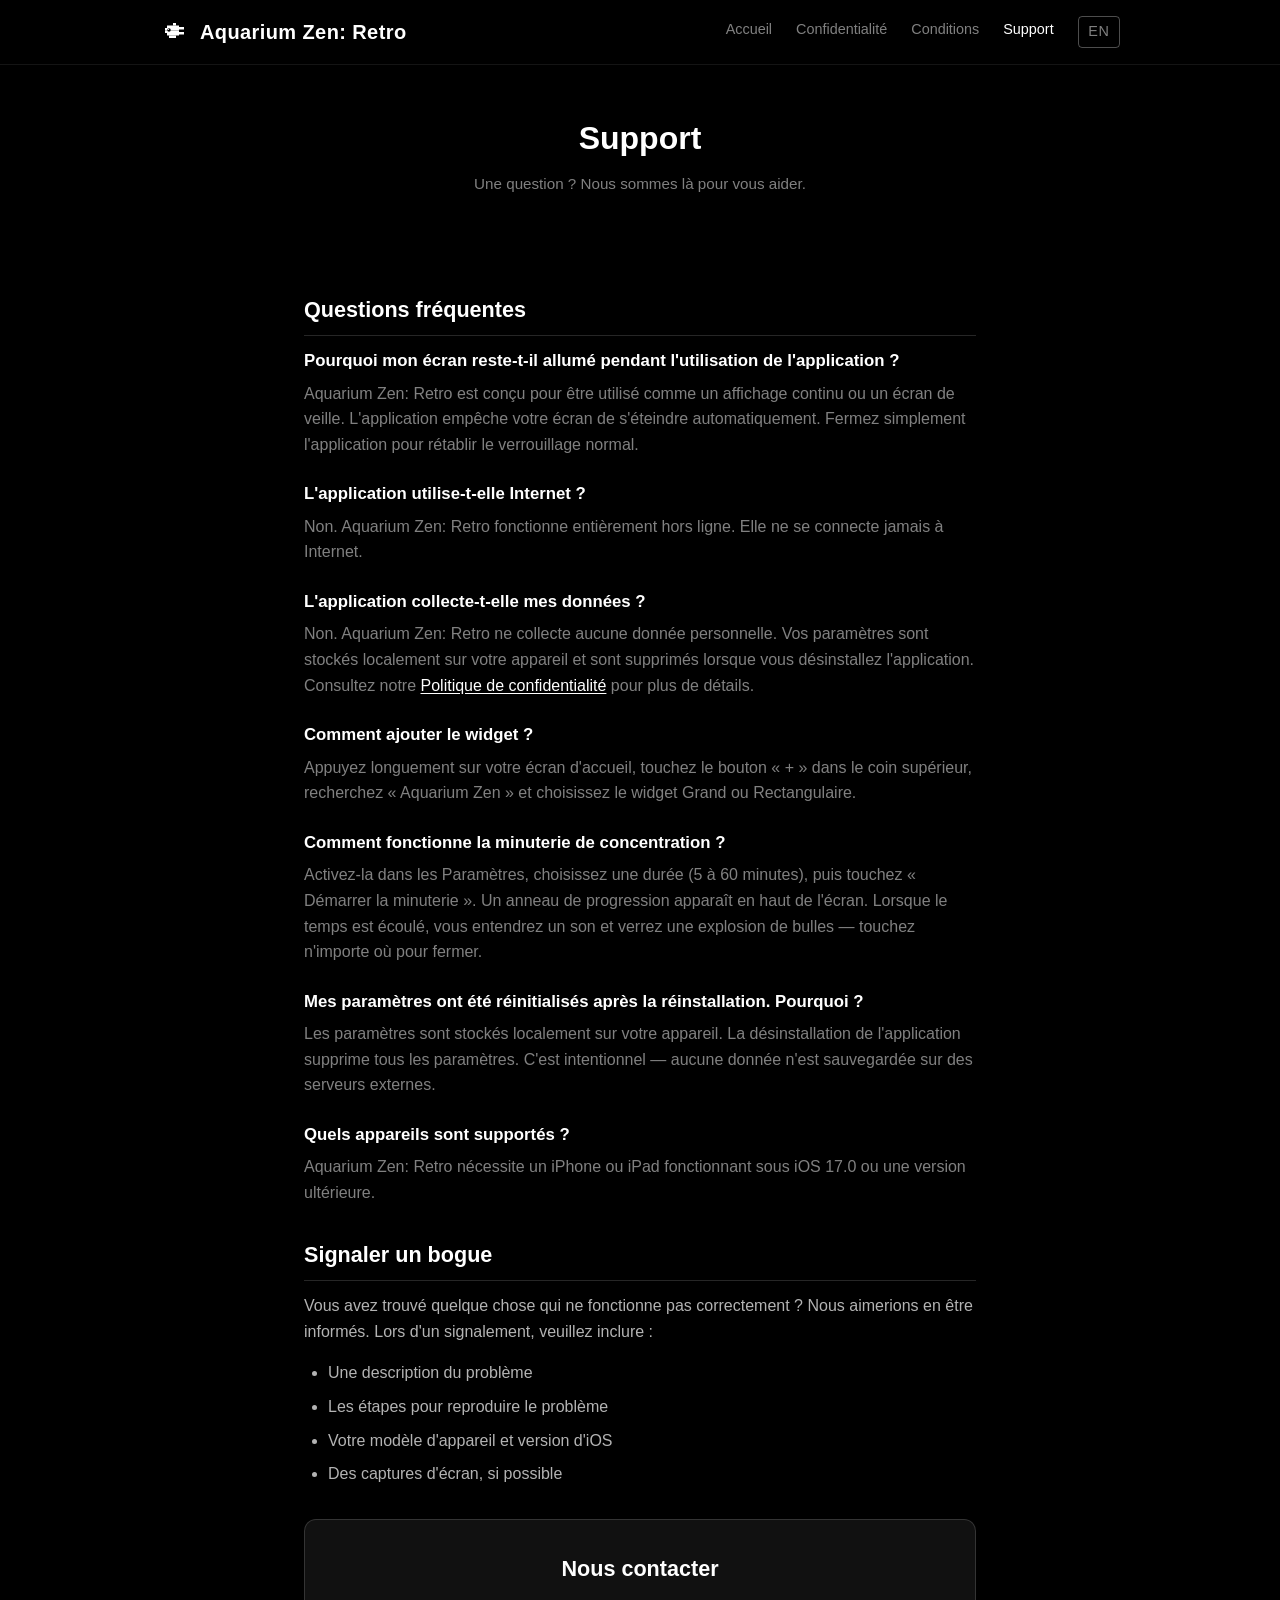
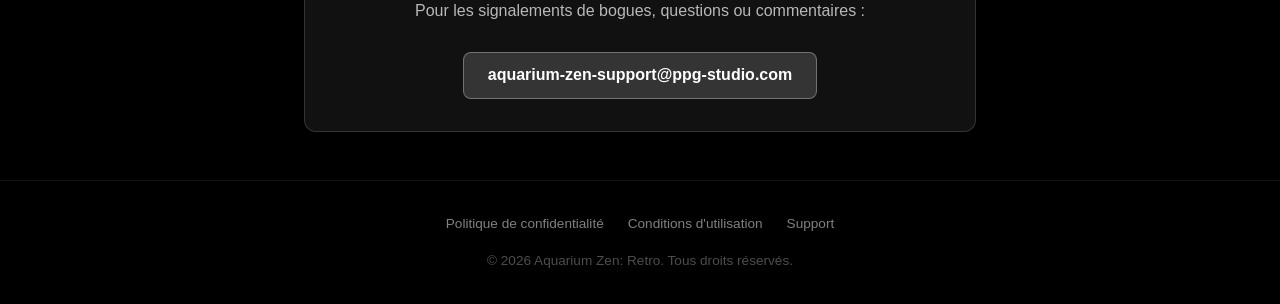
<file: fr/support.html>
<!DOCTYPE html>
<html lang="fr">
<head>
  <meta charset="UTF-8">
  <meta name="viewport" content="width=device-width, initial-scale=1.0">
  <title>Support — Aquarium Zen: Retro</title>
  <meta name="description" content="Obtenez de l'aide avec Aquarium Zen: Retro. Trouvez les r&eacute;ponses aux questions fr&eacute;quentes.">
  <link rel="stylesheet" href="../css/style.css">
  <link rel="icon" href="../assets/logo.svg" type="image/svg+xml">
</head>
<body>

  <header class="site-header">
    <nav class="nav-container">
      <a href="index.html" class="nav-logo">
        <img src="../assets/logo.svg" alt="Logo Aquarium Zen: Retro" width="32" height="32">
        Aquarium Zen: Retro
      </a>
      <button class="nav-toggle" aria-label="Ouvrir le menu" onclick="document.querySelector('.nav-links').classList.toggle('open')">
        <span></span><span></span><span></span>
      </button>
      <ul class="nav-links">
        <li><a href="index.html">Accueil</a></li>
        <li><a href="privacy.html">Confidentialit&eacute;</a></li>
        <li><a href="terms.html">Conditions</a></li>
        <li><a href="support.html" class="active">Support</a></li>
        <li><a href="../support.html" class="lang-toggle">EN</a></li>
      </ul>
    </nav>
  </header>

  <div class="page-header">
    <h1>Support</h1>
    <p>Une question ? Nous sommes l&agrave; pour vous aider.</p>
  </div>

  <main class="content">
    <h2>Questions fr&eacute;quentes</h2>

    <div class="faq-item">
      <h3>Pourquoi mon &eacute;cran reste-t-il allum&eacute; pendant l'utilisation de l'application ?</h3>
      <p>Aquarium Zen: Retro est con&ccedil;u pour &ecirc;tre utilis&eacute; comme un affichage continu ou un &eacute;cran de veille. L'application emp&ecirc;che votre &eacute;cran de s'&eacute;teindre automatiquement. Fermez simplement l'application pour r&eacute;tablir le verrouillage normal.</p>
    </div>

    <div class="faq-item">
      <h3>L'application utilise-t-elle Internet ?</h3>
      <p>Non. Aquarium Zen: Retro fonctionne enti&egrave;rement hors ligne. Elle ne se connecte jamais &agrave; Internet.</p>
    </div>

    <div class="faq-item">
      <h3>L'application collecte-t-elle mes donn&eacute;es ?</h3>
      <p>Non. Aquarium Zen: Retro ne collecte aucune donn&eacute;e personnelle. Vos param&egrave;tres sont stock&eacute;s localement sur votre appareil et sont supprim&eacute;s lorsque vous d&eacute;sinstallez l'application. Consultez notre <a href="privacy.html">Politique de confidentialit&eacute;</a> pour plus de d&eacute;tails.</p>
    </div>

    <div class="faq-item">
      <h3>Comment ajouter le widget ?</h3>
      <p>Appuyez longuement sur votre &eacute;cran d'accueil, touchez le bouton &laquo; + &raquo; dans le coin sup&eacute;rieur, recherchez &laquo; Aquarium Zen &raquo; et choisissez le widget Grand ou Rectangulaire.</p>
    </div>

    <div class="faq-item">
      <h3>Comment fonctionne la minuterie de concentration ?</h3>
      <p>Activez-la dans les Param&egrave;tres, choisissez une dur&eacute;e (5 &agrave; 60 minutes), puis touchez &laquo; D&eacute;marrer la minuterie &raquo;. Un anneau de progression appara&icirc;t en haut de l'&eacute;cran. Lorsque le temps est &eacute;coul&eacute;, vous entendrez un son et verrez une explosion de bulles — touchez n'importe o&ugrave; pour fermer.</p>
    </div>

    <div class="faq-item">
      <h3>Mes param&egrave;tres ont &eacute;t&eacute; r&eacute;initialis&eacute;s apr&egrave;s la r&eacute;installation. Pourquoi ?</h3>
      <p>Les param&egrave;tres sont stock&eacute;s localement sur votre appareil. La d&eacute;sinstallation de l'application supprime tous les param&egrave;tres. C'est intentionnel — aucune donn&eacute;e n'est sauvegard&eacute;e sur des serveurs externes.</p>
    </div>

    <div class="faq-item">
      <h3>Quels appareils sont support&eacute;s ?</h3>
      <p>Aquarium Zen: Retro n&eacute;cessite un iPhone ou iPad fonctionnant sous iOS 17.0 ou une version ult&eacute;rieure.</p>
    </div>

    <h2>Signaler un bogue</h2>
    <p>Vous avez trouv&eacute; quelque chose qui ne fonctionne pas correctement ? Nous aimerions en &ecirc;tre inform&eacute;s. Lors d'un signalement, veuillez inclure :</p>
    <ul>
      <li>Une description du probl&egrave;me</li>
      <li>Les &eacute;tapes pour reproduire le probl&egrave;me</li>
      <li>Votre mod&egrave;le d'appareil et version d'iOS</li>
      <li>Des captures d'&eacute;cran, si possible</li>
    </ul>

    <div class="contact-card">
      <h2>Nous contacter</h2>
      <p>Pour les signalements de bogues, questions ou commentaires :</p>
      <a href="mailto:aquarium-zen-support@ppg-studio.com" class="email-link">aquarium-zen-support@ppg-studio.com</a>
    </div>
  </main>

  <footer class="site-footer">
    <ul class="footer-links">
      <li><a href="privacy.html">Politique de confidentialit&eacute;</a></li>
      <li><a href="terms.html">Conditions d'utilisation</a></li>
      <li><a href="support.html">Support</a></li>
    </ul>
    <p>&copy; 2026 Aquarium Zen: Retro. Tous droits r&eacute;serv&eacute;s.</p>
  </footer>

</body>
</html>
</file>
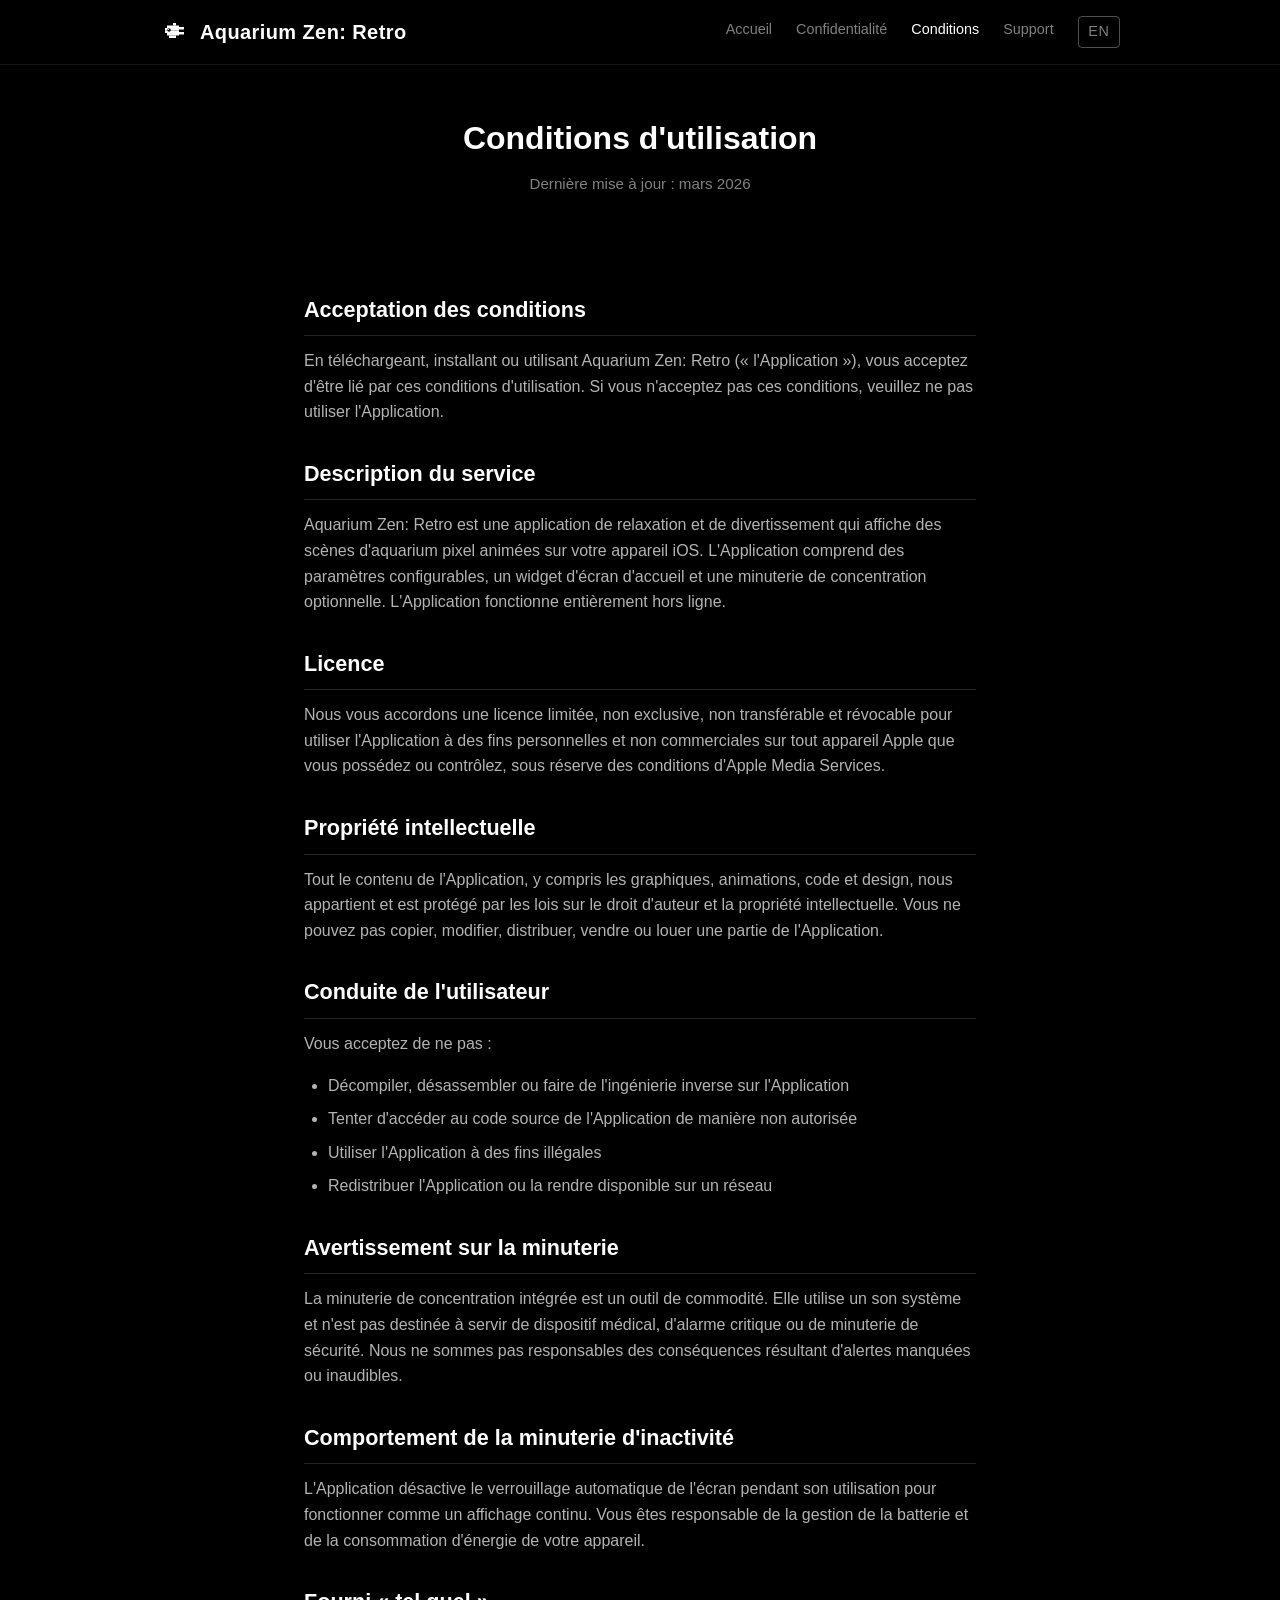
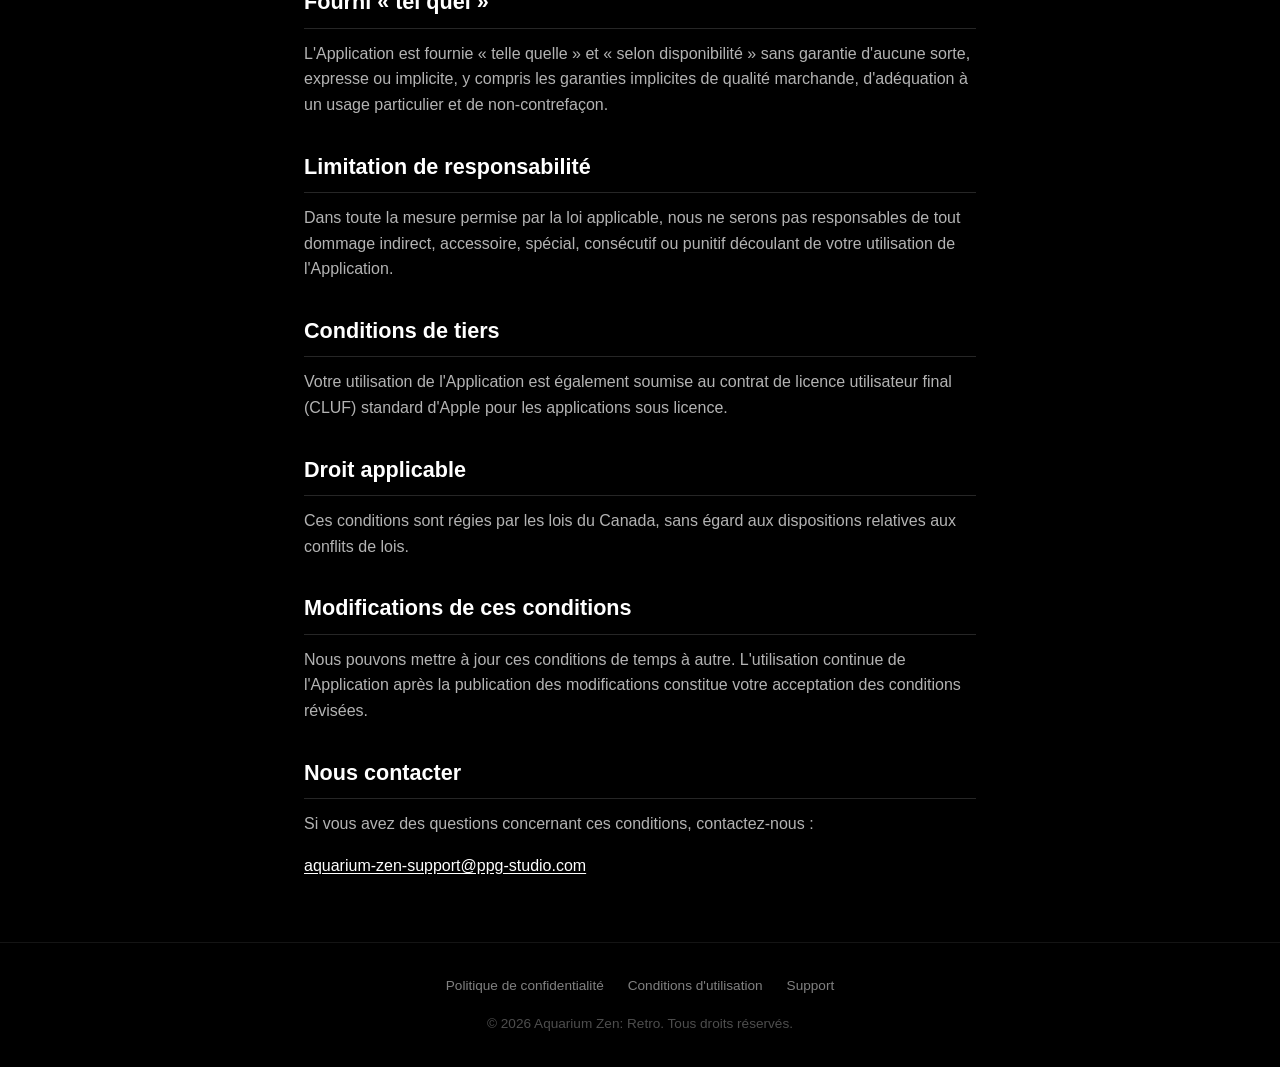
<file: fr/terms.html>
<!DOCTYPE html>
<html lang="fr">
<head>
  <meta charset="UTF-8">
  <meta name="viewport" content="width=device-width, initial-scale=1.0">
  <title>Conditions d'utilisation — Aquarium Zen: Retro</title>
  <meta name="description" content="Conditions d'utilisation de l'application Aquarium Zen: Retro.">
  <link rel="stylesheet" href="../css/style.css">
  <link rel="icon" href="../assets/logo.svg" type="image/svg+xml">
</head>
<body>

  <header class="site-header">
    <nav class="nav-container">
      <a href="index.html" class="nav-logo">
        <img src="../assets/logo.svg" alt="Logo Aquarium Zen: Retro" width="32" height="32">
        Aquarium Zen: Retro
      </a>
      <button class="nav-toggle" aria-label="Ouvrir le menu" onclick="document.querySelector('.nav-links').classList.toggle('open')">
        <span></span><span></span><span></span>
      </button>
      <ul class="nav-links">
        <li><a href="index.html">Accueil</a></li>
        <li><a href="privacy.html">Confidentialit&eacute;</a></li>
        <li><a href="terms.html" class="active">Conditions</a></li>
        <li><a href="support.html">Support</a></li>
        <li><a href="../terms.html" class="lang-toggle">EN</a></li>
      </ul>
    </nav>
  </header>

  <div class="page-header">
    <h1>Conditions d'utilisation</h1>
    <p>Derni&egrave;re mise &agrave; jour : mars 2026</p>
  </div>

  <main class="content">
    <h2>Acceptation des conditions</h2>
    <p>En t&eacute;l&eacute;chargeant, installant ou utilisant Aquarium Zen: Retro (&laquo; l'Application &raquo;), vous acceptez d'&ecirc;tre li&eacute; par ces conditions d'utilisation. Si vous n'acceptez pas ces conditions, veuillez ne pas utiliser l'Application.</p>

    <h2>Description du service</h2>
    <p>Aquarium Zen: Retro est une application de relaxation et de divertissement qui affiche des sc&egrave;nes d'aquarium pixel anim&eacute;es sur votre appareil iOS. L'Application comprend des param&egrave;tres configurables, un widget d'&eacute;cran d'accueil et une minuterie de concentration optionnelle. L'Application fonctionne enti&egrave;rement hors ligne.</p>

    <h2>Licence</h2>
    <p>Nous vous accordons une licence limit&eacute;e, non exclusive, non transf&eacute;rable et r&eacute;vocable pour utiliser l'Application &agrave; des fins personnelles et non commerciales sur tout appareil Apple que vous poss&eacute;dez ou contr&ocirc;lez, sous r&eacute;serve des conditions d'Apple Media Services.</p>

    <h2>Propri&eacute;t&eacute; intellectuelle</h2>
    <p>Tout le contenu de l'Application, y compris les graphiques, animations, code et design, nous appartient et est prot&eacute;g&eacute; par les lois sur le droit d'auteur et la propri&eacute;t&eacute; intellectuelle. Vous ne pouvez pas copier, modifier, distribuer, vendre ou louer une partie de l'Application.</p>

    <h2>Conduite de l'utilisateur</h2>
    <p>Vous acceptez de ne pas :</p>
    <ul>
      <li>D&eacute;compiler, d&eacute;sassembler ou faire de l'ing&eacute;nierie inverse sur l'Application</li>
      <li>Tenter d'acc&eacute;der au code source de l'Application de mani&egrave;re non autoris&eacute;e</li>
      <li>Utiliser l'Application &agrave; des fins ill&eacute;gales</li>
      <li>Redistribuer l'Application ou la rendre disponible sur un r&eacute;seau</li>
    </ul>

    <h2>Avertissement sur la minuterie</h2>
    <p>La minuterie de concentration int&eacute;gr&eacute;e est un outil de commodit&eacute;. Elle utilise un son syst&egrave;me et n'est pas destin&eacute;e &agrave; servir de dispositif m&eacute;dical, d'alarme critique ou de minuterie de s&eacute;curit&eacute;. Nous ne sommes pas responsables des cons&eacute;quences r&eacute;sultant d'alertes manqu&eacute;es ou inaudibles.</p>

    <h2>Comportement de la minuterie d'inactivit&eacute;</h2>
    <p>L'Application d&eacute;sactive le verrouillage automatique de l'&eacute;cran pendant son utilisation pour fonctionner comme un affichage continu. Vous &ecirc;tes responsable de la gestion de la batterie et de la consommation d'&eacute;nergie de votre appareil.</p>

    <h2>Fourni &laquo; tel quel &raquo;</h2>
    <p>L'Application est fournie &laquo; telle quelle &raquo; et &laquo; selon disponibilit&eacute; &raquo; sans garantie d'aucune sorte, expresse ou implicite, y compris les garanties implicites de qualit&eacute; marchande, d'ad&eacute;quation &agrave; un usage particulier et de non-contrefa&ccedil;on.</p>

    <h2>Limitation de responsabilit&eacute;</h2>
    <p>Dans toute la mesure permise par la loi applicable, nous ne serons pas responsables de tout dommage indirect, accessoire, sp&eacute;cial, cons&eacute;cutif ou punitif d&eacute;coulant de votre utilisation de l'Application.</p>

    <h2>Conditions de tiers</h2>
    <p>Votre utilisation de l'Application est &eacute;galement soumise au contrat de licence utilisateur final (CLUF) standard d'Apple pour les applications sous licence.</p>

    <h2>Droit applicable</h2>
    <p>Ces conditions sont r&eacute;gies par les lois du Canada, sans &eacute;gard aux dispositions relatives aux conflits de lois.</p>

    <h2>Modifications de ces conditions</h2>
    <p>Nous pouvons mettre &agrave; jour ces conditions de temps &agrave; autre. L'utilisation continue de l'Application apr&egrave;s la publication des modifications constitue votre acceptation des conditions r&eacute;vis&eacute;es.</p>

    <h2>Nous contacter</h2>
    <p>Si vous avez des questions concernant ces conditions, contactez-nous :</p>
    <p><a href="mailto:aquarium-zen-support@ppg-studio.com">aquarium-zen-support@ppg-studio.com</a></p>
  </main>

  <footer class="site-footer">
    <ul class="footer-links">
      <li><a href="privacy.html">Politique de confidentialit&eacute;</a></li>
      <li><a href="terms.html">Conditions d'utilisation</a></li>
      <li><a href="support.html">Support</a></li>
    </ul>
    <p>&copy; 2026 Aquarium Zen: Retro. Tous droits r&eacute;serv&eacute;s.</p>
  </footer>

</body>
</html>
</file>
<file: css/style.css>
/* ===== Reset & Base ===== */
*, *::before, *::after {
  box-sizing: border-box;
  margin: 0;
  padding: 0;
}

:root {
  --black: #000000;
  --black-light: #0A0A0A;
  --black-card: #111111;
  --black-border: #1A1A1A;
  --white: #FFFFFF;
  --white-90: rgba(255, 255, 255, 0.9);
  --white-70: rgba(255, 255, 255, 0.7);
  --white-50: rgba(255, 255, 255, 0.5);
  --white-30: rgba(255, 255, 255, 0.3);
  --white-15: rgba(255, 255, 255, 0.15);
  --white-08: rgba(255, 255, 255, 0.08);
}

html {
  font-size: 16px;
  scroll-behavior: smooth;
}

body {
  font-family: -apple-system, BlinkMacSystemFont, "Segoe UI", Roboto, Helvetica, Arial, sans-serif;
  color: var(--white-90);
  line-height: 1.6;
  min-height: 100vh;
  display: flex;
  flex-direction: column;
  background: var(--black);
}

a {
  color: var(--white);
  text-decoration: none;
  transition: color 0.2s;
}

a:hover {
  color: var(--white);
}

img, svg {
  max-width: 100%;
  height: auto;
}

/* ===== Header / Nav ===== */
.site-header {
  background: var(--black);
  padding: 1rem 1.5rem;
  position: sticky;
  top: 0;
  z-index: 100;
  border-bottom: 1px solid var(--white-08);
}

.nav-container {
  max-width: 960px;
  margin: 0 auto;
  display: flex;
  align-items: center;
  justify-content: space-between;
}

.nav-logo {
  display: flex;
  align-items: center;
  gap: 0.5rem;
  color: var(--white);
  font-size: 1.25rem;
  font-weight: 700;
  letter-spacing: 0.02em;
}

.nav-logo img {
  width: 32px;
  height: 32px;
}

.nav-links {
  display: flex;
  gap: 1.5rem;
  list-style: none;
}

.nav-links a {
  color: var(--white-50);
  font-size: 0.9rem;
  font-weight: 500;
  transition: color 0.2s;
}

.nav-links a:hover,
.nav-links a.active {
  color: var(--white);
}

/* Mobile nav toggle */
.nav-toggle {
  display: none;
  background: none;
  border: none;
  cursor: pointer;
  padding: 0.25rem;
}

.nav-toggle span {
  display: block;
  width: 24px;
  height: 2px;
  background: var(--white);
  margin: 5px 0;
  transition: transform 0.3s, opacity 0.3s;
}

/* ===== Hero Section ===== */
.hero {
  background: var(--black);
  color: var(--white);
  text-align: center;
  padding: 4rem 1.5rem;
}

.hero-content {
  max-width: 600px;
  margin: 0 auto;
}

.hero-mascot {
  width: 120px;
  height: 120px;
  margin: 0 auto 1.5rem;
}

.hero h1 {
  font-size: 2.5rem;
  font-weight: 800;
  margin-bottom: 0.5rem;
  letter-spacing: -0.01em;
}

.hero .tagline {
  font-size: 1.25rem;
  color: var(--white-50);
  margin-bottom: 1.5rem;
  font-weight: 400;
}

.hero p {
  font-size: 1.05rem;
  line-height: 1.7;
  color: var(--white-70);
  margin-bottom: 2rem;
}

/* ===== Features Section ===== */
.features {
  padding: 4rem 1.5rem;
  background: var(--black-light);
  border-top: 1px solid var(--white-08);
}

.features-grid {
  max-width: 960px;
  margin: 0 auto;
  display: grid;
  grid-template-columns: repeat(3, 1fr);
  gap: 2rem;
}

.feature-card {
  text-align: center;
  padding: 2rem 1.5rem;
  background: var(--black-card);
  border-radius: 12px;
  border: 1px solid var(--white-08);
}

.feature-icon {
  font-size: 2rem;
  margin-bottom: 1rem;
}

.feature-card h3 {
  font-size: 1.1rem;
  margin-bottom: 0.5rem;
  color: var(--white);
}

.feature-card p {
  font-size: 0.95rem;
  color: var(--white-50);
  line-height: 1.5;
}

/* ===== Content Pages (Privacy, Terms, Support) ===== */
.page-header {
  background: var(--black);
  color: var(--white);
  padding: 3rem 1.5rem;
  text-align: center;
}

.page-header h1 {
  font-size: 2rem;
  font-weight: 700;
}

.page-header p {
  color: var(--white-50);
  margin-top: 0.5rem;
  font-size: 0.95rem;
}

.content {
  max-width: 720px;
  margin: 0 auto;
  padding: 3rem 1.5rem;
  flex: 1;
}

.content h2 {
  font-size: 1.35rem;
  color: var(--white);
  margin: 2rem 0 0.75rem;
  padding-bottom: 0.5rem;
  border-bottom: 1px solid var(--white-15);
}

.content h2:first-child {
  margin-top: 0;
}

.content p {
  margin-bottom: 1rem;
  color: var(--white-70);
}

.content ul {
  margin: 0.5rem 0 1rem 1.5rem;
  color: var(--white-70);
}

.content li {
  margin-bottom: 0.5rem;
}

.content a {
  text-decoration: underline;
  text-underline-offset: 2px;
}

/* ===== FAQ Section ===== */
.faq-item {
  margin-bottom: 1.5rem;
}

.faq-item h3 {
  font-size: 1.05rem;
  color: var(--white);
  margin-bottom: 0.35rem;
}

.faq-item p {
  color: var(--white-50);
}

/* ===== Contact Card ===== */
.contact-card {
  background: var(--black-card);
  border: 1px solid var(--white-15);
  border-radius: 12px;
  padding: 2rem;
  text-align: center;
  margin-top: 2rem;
}

.contact-card h2 {
  border: none;
  margin-top: 0;
  padding-bottom: 0;
}

.contact-card .email-link {
  display: inline-block;
  margin-top: 0.75rem;
  padding: 0.6rem 1.5rem;
  background: var(--white-15);
  color: var(--white);
  border-radius: 8px;
  font-weight: 600;
  text-decoration: none;
  border: 1px solid var(--white-30);
  transition: background 0.2s;
}

.contact-card .email-link:hover {
  background: var(--white-30);
  color: var(--white);
}

/* ===== 404 Page ===== */
.error-page {
  text-align: center;
  padding: 6rem 1.5rem;
  flex: 1;
  display: flex;
  flex-direction: column;
  align-items: center;
  justify-content: center;
}

.error-page h1 {
  font-size: 5rem;
  color: var(--white-30);
  font-weight: 800;
}

.error-page p {
  font-size: 1.15rem;
  color: var(--white-50);
  margin: 1rem 0 2rem;
}

.error-page .btn {
  display: inline-block;
  padding: 0.75rem 2rem;
  background: var(--white-15);
  color: var(--white);
  border-radius: 8px;
  font-weight: 600;
  border: 1px solid var(--white-30);
  transition: background 0.2s;
}

.error-page .btn:hover {
  background: var(--white-30);
  color: var(--white);
}

/* ===== Footer ===== */
.site-footer {
  background: var(--black);
  color: var(--white-30);
  padding: 2rem 1.5rem;
  text-align: center;
  font-size: 0.85rem;
  margin-top: auto;
  border-top: 1px solid var(--white-08);
}

.footer-links {
  list-style: none;
  display: flex;
  justify-content: center;
  gap: 1.5rem;
  margin-bottom: 1rem;
}

.footer-links a {
  color: var(--white-50);
  font-weight: 500;
}

.footer-links a:hover {
  color: var(--white);
}

/* ===== Language Toggle ===== */
.lang-toggle {
  display: inline-block;
  padding: 0.2rem 0.6rem;
  border: 1.5px solid var(--white-30);
  border-radius: 4px;
  font-size: 0.8rem;
  font-weight: 700;
  letter-spacing: 0.04em;
  color: var(--white-50) !important;
  transition: background 0.2s, color 0.2s;
}

.lang-toggle:hover {
  background: var(--white);
  color: var(--black) !important;
  border-color: var(--white);
}

/* ===== Responsive ===== */
@media (max-width: 768px) {
  .nav-toggle {
    display: block;
  }

  .nav-links {
    display: none;
    position: absolute;
    top: 100%;
    left: 0;
    right: 0;
    flex-direction: column;
    background: var(--black);
    padding: 1rem 1.5rem;
    gap: 0.75rem;
    box-shadow: 0 4px 12px rgba(0, 0, 0, 0.5);
    border-bottom: 1px solid var(--white-08);
  }

  .nav-links.open {
    display: flex;
  }

  .hero {
    padding: 3rem 1.5rem;
  }

  .hero h1 {
    font-size: 2rem;
  }

  .hero .tagline {
    font-size: 1.1rem;
  }

  .features-grid {
    grid-template-columns: 1fr;
    gap: 1rem;
  }

  .page-header h1 {
    font-size: 1.5rem;
  }

  .content {
    padding: 2rem 1.25rem;
  }
}

@media (max-width: 480px) {
  .hero h1 {
    font-size: 1.75rem;
  }

  .hero-mascot {
    width: 90px;
    height: 90px;
  }
}
</file>
